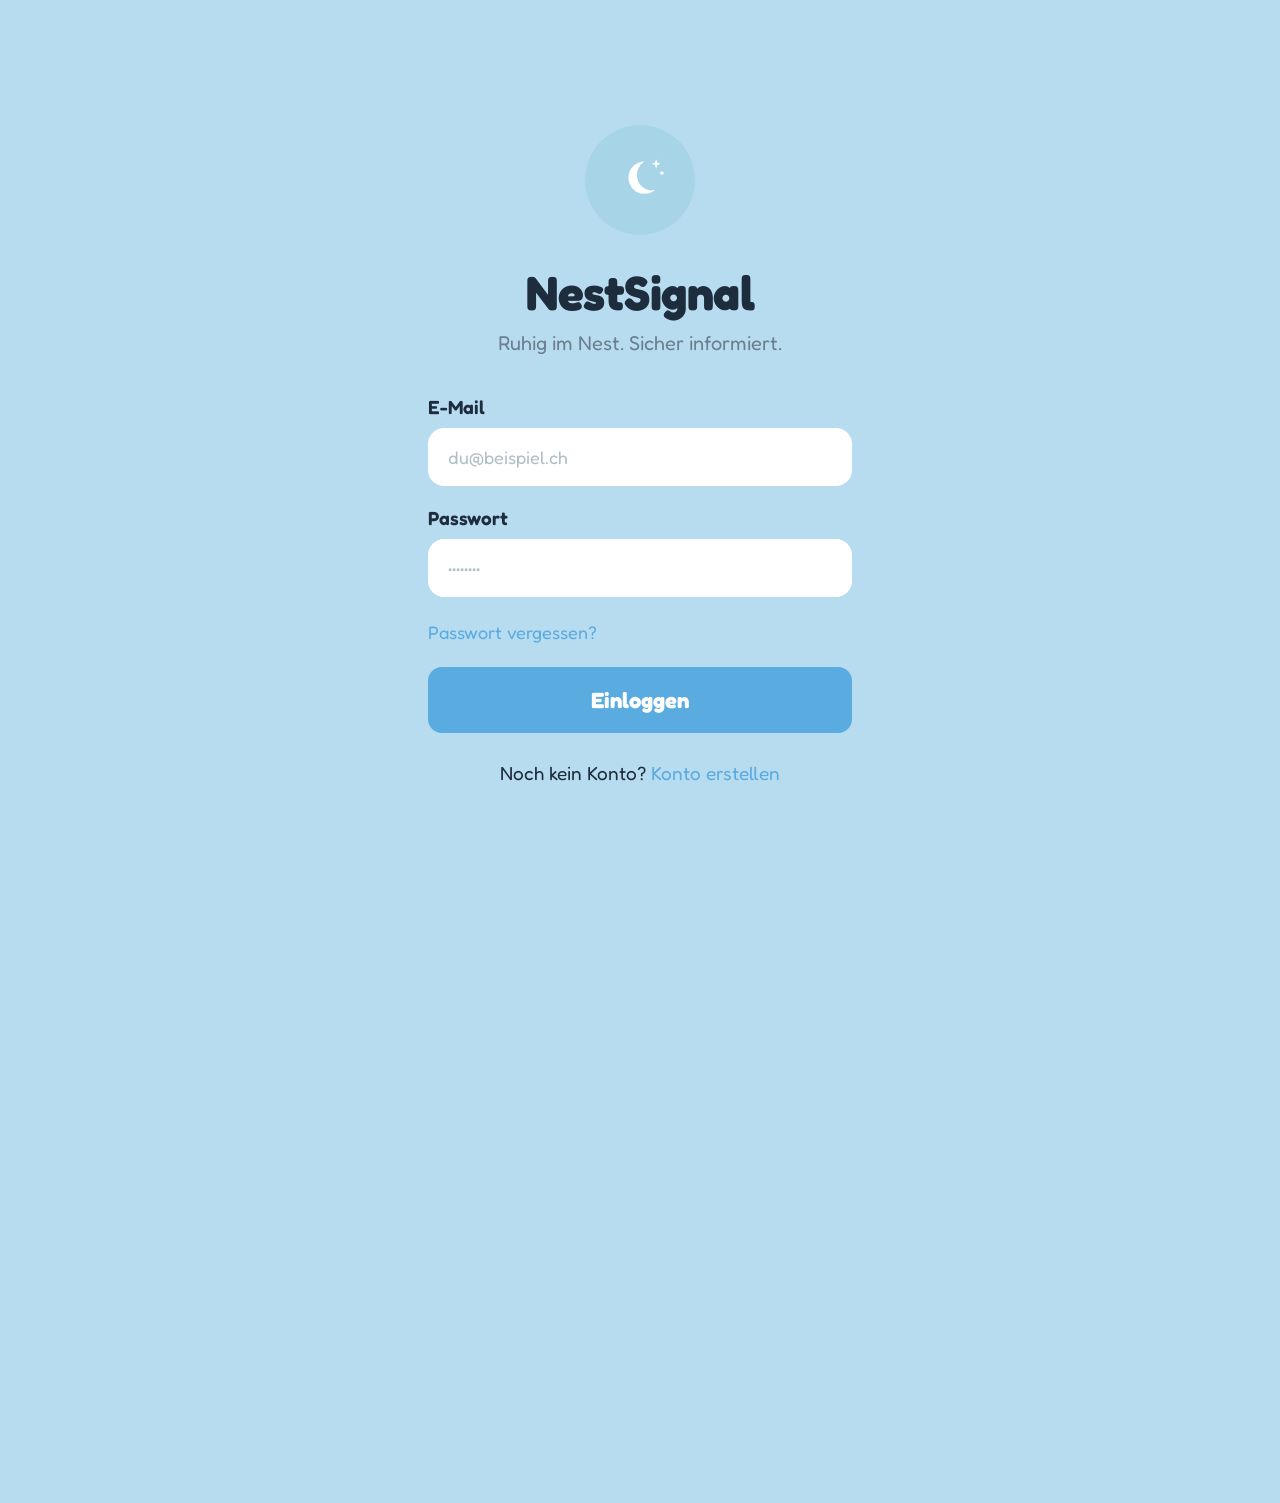
<file: alarm.html>
<!DOCTYPE html>
<html lang="de">
  <head>
    <meta charset="UTF-8" />
    <meta name="viewport" content="width=device-width, initial-scale=1.0" />
    <title>NestSignal – Alarm</title>
    <link rel="stylesheet" href="css/style.css" />
  </head>
  <body>

    <div class="alarm-wrapper">

      <img src="resources/assets/storch%20awake_1.gif" alt="Baby Storch im Nest" class="alarm-bird-img">

      <h1 class="alarm-title">Dein Kind ist wach.</h1>
      <p class="alarm-subtitle">Wiederholte Aktivität im Gitterbett erkannt.</p>

      <p class="alarm-time" id="alarmTime">--:--</p>
      <p class="alarm-meta">3 Signale in Folge bestätigt · Messintervall 20 Sek.</p>

      <button class="alarm-btn-primary" onclick="window.location.href='protected.html'">
        <svg width="22" height="22" viewBox="0 0 24 24" fill="none">
          <polyline points="20 6 9 17 4 12" stroke="white" stroke-width="2.5" stroke-linecap="round" stroke-linejoin="round"/>
        </svg>
        Ich gehe nachsehen
      </button>

      <button class="alarm-btn-secondary" id="snoozeBtn">
        <svg width="20" height="20" viewBox="0 0 24 24" fill="none">
          <circle cx="12" cy="12" r="10" stroke="currentColor" stroke-width="2"/>
          <polyline points="12 6 12 12 16 14" stroke="currentColor" stroke-width="2" stroke-linecap="round" stroke-linejoin="round"/>
        </svg>
        Später erinnern
      </button>

      <p class="alarm-note">Einzelne Geräusche oder kurze Bewegungen lösen<br>keinen Alarm aus.</p>

    </div>

    <script>
      // Aktuelle Uhrzeit anzeigen
      document.getElementById('alarmTime').textContent =
        new Date().toLocaleTimeString('de-DE', { hour: '2-digit', minute: '2-digit' });

      // Snooze: 10 Minuten keine Benachrichtigung
      document.getElementById('snoozeBtn').addEventListener('click', () => {
        localStorage.setItem('snoozeUntil', Date.now() + 10 * 60 * 1000);
        window.location.href = 'protected.html';
      });
    </script>
    <script src="js/protected.js"></script>
  </body>
</html>
</file>
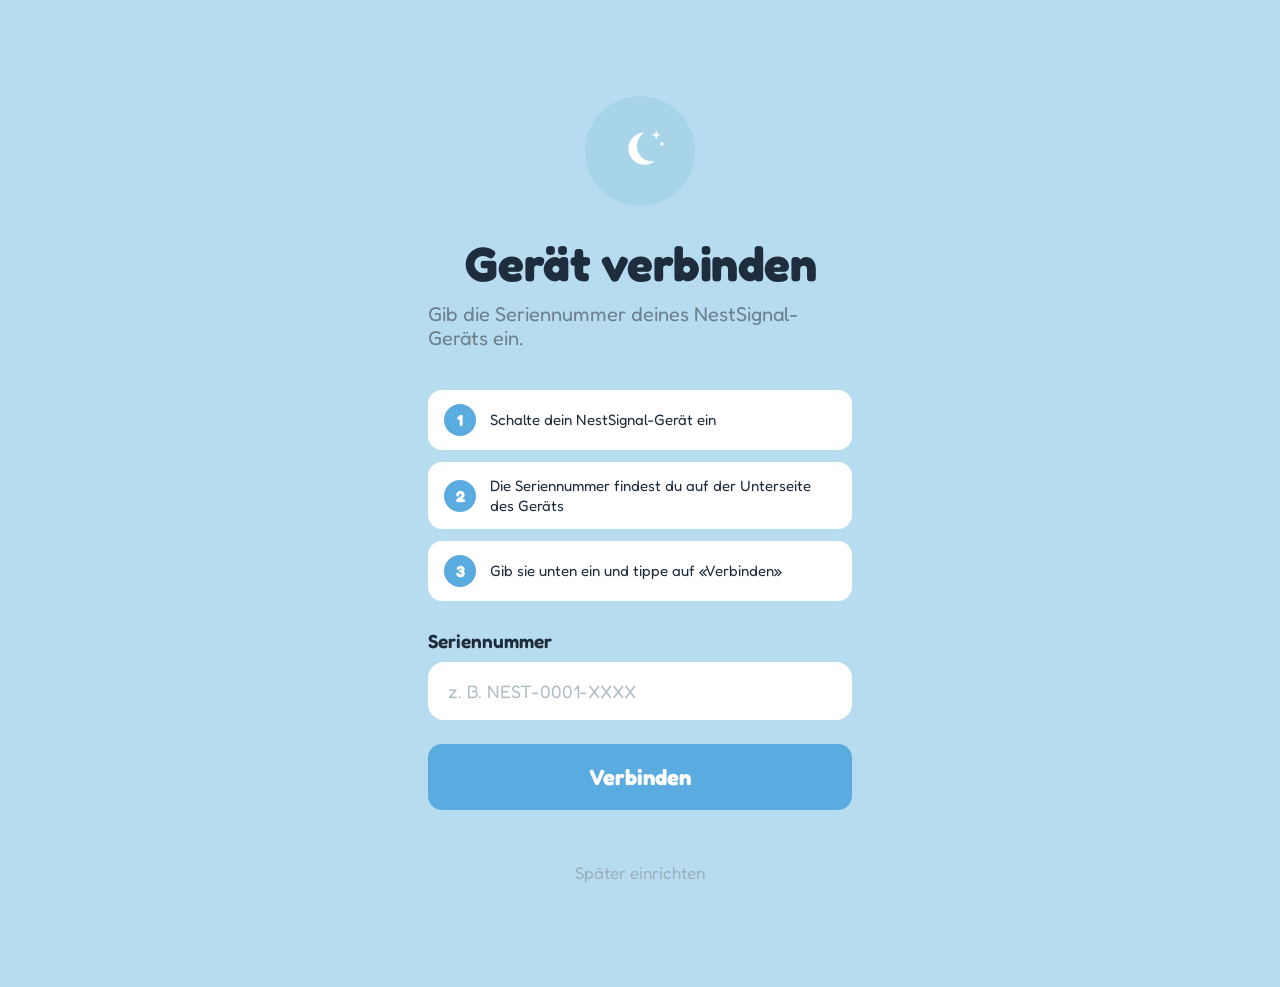
<file: connect-device.html>
<!DOCTYPE html>
<html lang="de">
  <head>
    <meta charset="UTF-8" />
    <meta name="viewport" content="width=device-width, initial-scale=1.0" />
    <title>NestSignal – Gerät verbinden</title>
    <link rel="stylesheet" href="css/style.css" />
  </head>
  <body>
    <div class="card">

      <!-- Logo -->
      <div class="logo-circle">
        <svg viewBox="0 0 52 52" fill="none" xmlns="http://www.w3.org/2000/svg">
          <path d="M30 10C22.268 10 16 16.268 16 24C16 31.732 22.268 38 30 38C33.5 38 36.7 36.68 39.14 34.5C37.1 35.14 34.9 35.2 32.7 34.5C26.4 32.5 22.5 26.4 23.5 19.9C24.2 15.3 27.1 11.6 30 10Z" fill="white"/>
          <path d="M40 8 L41 11 L44 12 L41 13 L40 16 L39 13 L36 12 L39 11 Z" fill="white"/>
          <circle cx="45" cy="20" r="1.5" fill="white"/>
        </svg>
      </div>

      <h1 class="app-name">Gerät verbinden</h1>
      <p class="tagline">Gib die Seriennummer deines NestSignal-Geräts ein.</p>

      <div class="connect-steps">
        <div class="connect-step">
          <div class="step-number">1</div>
          <p class="step-text">Schalte dein NestSignal-Gerät ein</p>
        </div>
        <div class="connect-step">
          <div class="step-number">2</div>
          <p class="step-text">Die Seriennummer findest du auf der Unterseite des Geräts</p>
        </div>
        <div class="connect-step">
          <div class="step-number">3</div>
          <p class="step-text">Gib sie unten ein und tippe auf «Verbinden»</p>
        </div>
      </div>

      <form id="connectForm">
        <div class="field-group">
          <label for="serialNr">Seriennummer</label>
          <input
            type="text"
            id="serialNr"
            placeholder="z. B. NEST-0001-XXXX"
            autocomplete="off"
            autocapitalize="characters"
            required
          />
        </div>

        <div class="error-msg" id="errorMsg" role="alert"></div>

        <button type="submit" class="btn-register">Verbinden</button>
      </form>

      <button class="btn-skip" id="skipBtn">Später einrichten</button>

    </div>

    <script src="js/connect-device.js"></script>
  </body>
</html>
</file>
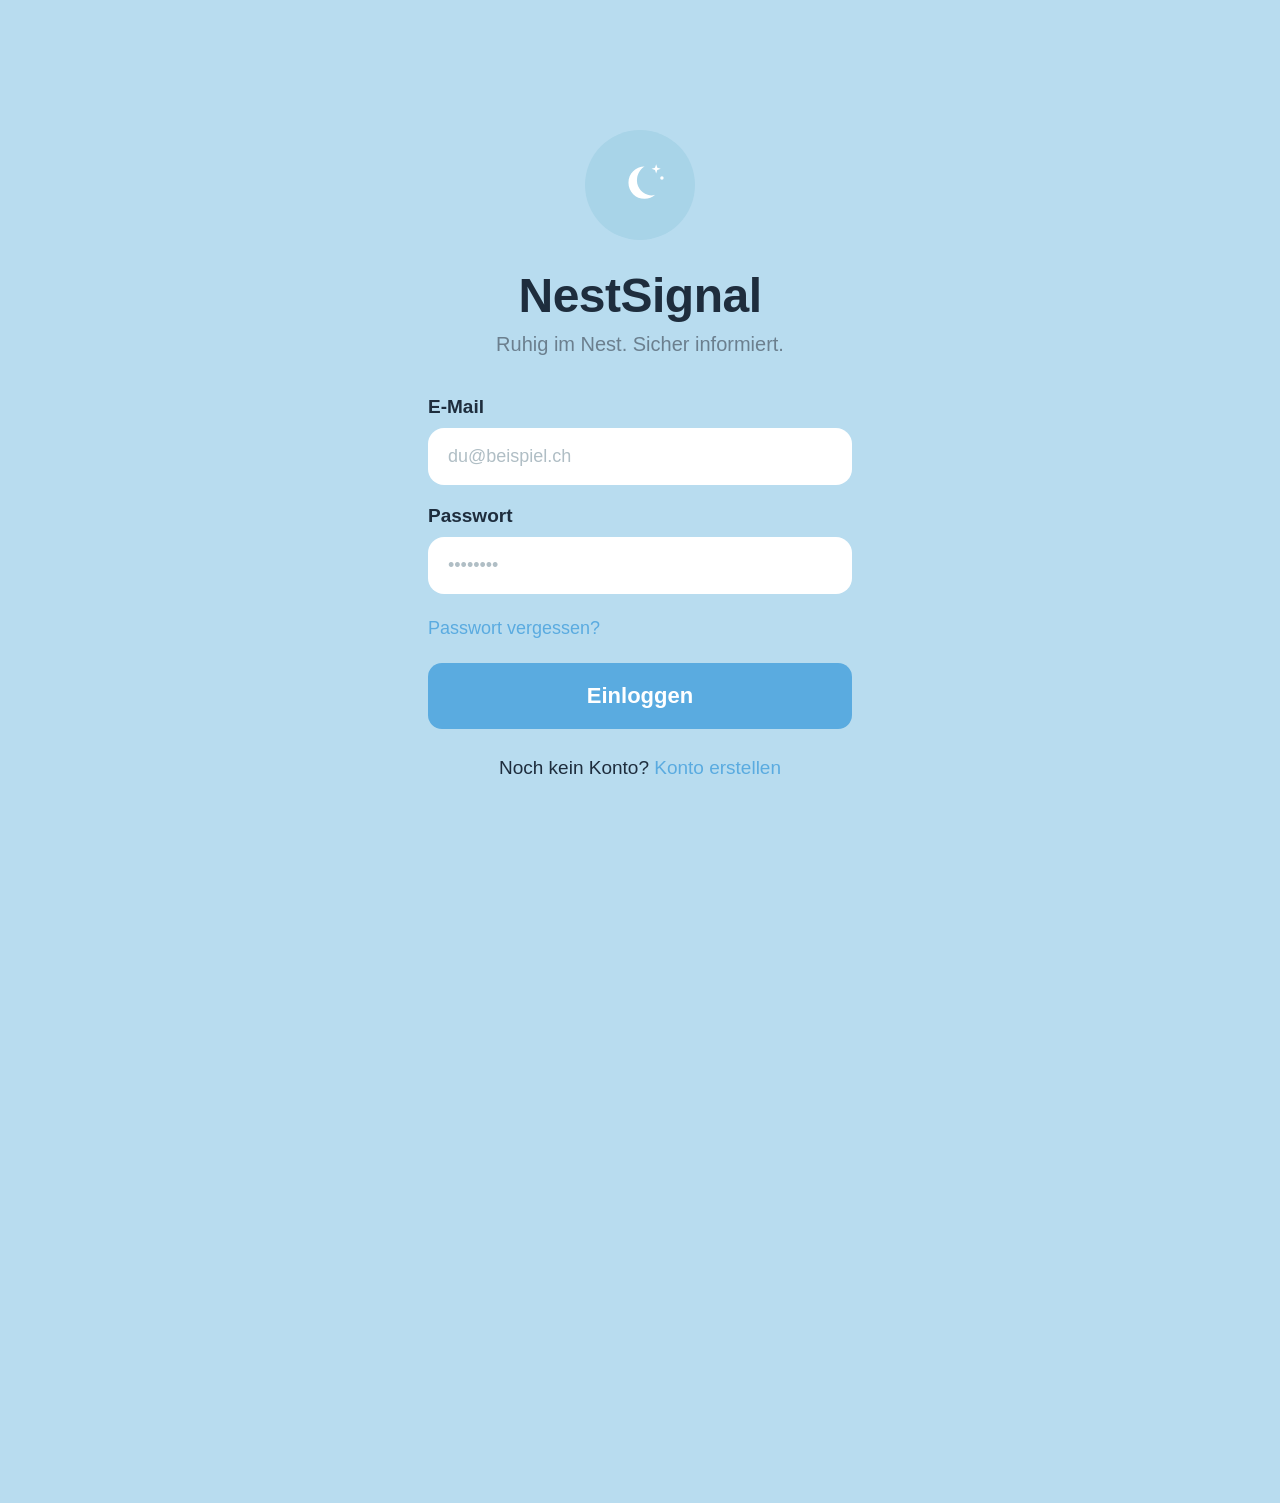
<file: einstellungen.html>
<!DOCTYPE html>
<html lang="de">
  <head>
    <meta charset="UTF-8" />
    <meta name="viewport" content="width=device-width, initial-scale=1.0" />
    <title>NestSignal – Einstellungen</title>
    <link rel="stylesheet" href="css/style.css" />
  </head>
  <body class="dashboard-page einstellungen-page">

    <div class="dashboard">

      <!-- Header -->
      <div class="page-header">
        <h1 class="page-title">Einstellungen</h1>
        <p class="page-sub">Passe Sensoren und Ruhezeiten an.</p>
      </div>

      <!-- Ruhefenster -->
      <div class="settings-card card-ruhefenster">
        <h3 class="settings-title">Ruhefenster</h3>
        <p class="settings-desc">Lege fest, in welchem Zeitraum keine Push-Benachrichtigungen versendet werden.</p>

        <div class="toggle-row">
          <span>Ruhefenster aktivieren</span>
          <label class="toggle">
            <input type="checkbox" checked>
            <span class="toggle-slider"></span>
          </label>
        </div>

        <p class="time-field-label">Von</p>
        <div class="time-input-wrap">
          <svg class="time-clock-icon" width="18" height="18" viewBox="0 0 24 24" fill="none">
            <circle cx="12" cy="12" r="10" stroke="currentColor" stroke-width="2"/>
            <polyline points="12 6 12 12 16 14" stroke="currentColor" stroke-width="2" stroke-linecap="round" stroke-linejoin="round"/>
          </svg>
          <input type="time" class="time-input">
        </div>

        <p class="time-field-label">Bis</p>
        <div class="time-input-wrap">
          <svg class="time-clock-icon" width="18" height="18" viewBox="0 0 24 24" fill="none">
            <circle cx="12" cy="12" r="10" stroke="currentColor" stroke-width="2"/>
            <polyline points="12 6 12 12 16 14" stroke="currentColor" stroke-width="2" stroke-linecap="round" stroke-linejoin="round"/>
          </svg>
          <input type="time" class="time-input">
        </div>

        <p class="settings-note">Wachereignisse werden in dieser Zeit gespeichert, aber nicht als Push-Benachrichtigung verschickt.</p>
      </div>

      <!-- Sensorlogik -->
      <div class="settings-card card-sensorlogik">
        <h3 class="settings-title">Sensorlogik</h3>
        <div class="settings-rows">
          <div class="settings-row">
            <span class="settings-row-label">Messintervall</span>
            <span class="settings-row-value">20 Sekunden</span>
          </div>
          <div class="settings-row">
            <span class="settings-row-label">Bestätigung</span>
            <span class="settings-row-value">Nach 3 Signalen</span>
          </div>
        </div>
        <button class="testalarm-btn">
          <svg width="18" height="18" viewBox="0 0 24 24" fill="none">
            <path d="M18 8A6 6 0 0 0 6 8c0 7-3 9-3 9h18s-3-2-3-9" stroke="currentColor" stroke-width="2" stroke-linecap="round" stroke-linejoin="round"/>
            <path d="M13.73 21a2 2 0 0 1-3.46 0" stroke="currentColor" stroke-width="2" stroke-linecap="round" stroke-linejoin="round"/>
          </svg>
          Testalarm senden
        </button>
      </div>

      <!-- Gerät -->
      <div class="settings-card card-geraet">
        <h3 class="settings-title">Gerät</h3>
        <button class="settings-item">
          <svg width="20" height="20" viewBox="0 0 24 24" fill="none">
            <circle cx="12" cy="12" r="5" stroke="currentColor" stroke-width="2"/>
            <line x1="12" y1="1" x2="12" y2="3" stroke="currentColor" stroke-width="2" stroke-linecap="round"/>
            <line x1="12" y1="21" x2="12" y2="23" stroke="currentColor" stroke-width="2" stroke-linecap="round"/>
            <line x1="4.22" y1="4.22" x2="5.64" y2="5.64" stroke="currentColor" stroke-width="2" stroke-linecap="round"/>
            <line x1="18.36" y1="18.36" x2="19.78" y2="19.78" stroke="currentColor" stroke-width="2" stroke-linecap="round"/>
            <line x1="1" y1="12" x2="3" y2="12" stroke="currentColor" stroke-width="2" stroke-linecap="round"/>
            <line x1="21" y1="12" x2="23" y2="12" stroke="currentColor" stroke-width="2" stroke-linecap="round"/>
            <line x1="4.22" y1="19.78" x2="5.64" y2="18.36" stroke="currentColor" stroke-width="2" stroke-linecap="round"/>
            <line x1="18.36" y1="5.64" x2="19.78" y2="4.22" stroke="currentColor" stroke-width="2" stroke-linecap="round"/>
          </svg>
          Batteriestatus
        </button>
        <button class="settings-item">
          <svg width="20" height="20" viewBox="0 0 24 24" fill="none">
            <path d="M5 12.55a11 11 0 0 1 14.08 0" stroke="currentColor" stroke-width="2" stroke-linecap="round"/>
            <path d="M1.42 9a16 16 0 0 1 21.16 0" stroke="currentColor" stroke-width="2" stroke-linecap="round"/>
            <path d="M8.53 16.11a6 6 0 0 1 6.95 0" stroke="currentColor" stroke-width="2" stroke-linecap="round"/>
            <circle cx="12" cy="20" r="1" fill="currentColor"/>
          </svg>
          Verbindung testen
        </button>
      </div>

      <!-- Konto -->
      <div class="settings-card card-konto">
        <h3 class="settings-title">Konto</h3>
        <button class="settings-item">
          <svg width="20" height="20" viewBox="0 0 24 24" fill="none">
            <path d="M11 4H4a2 2 0 0 0-2 2v14a2 2 0 0 0 2 2h14a2 2 0 0 0 2-2v-7" stroke="currentColor" stroke-width="2" stroke-linecap="round" stroke-linejoin="round"/>
            <path d="M18.5 2.5a2.121 2.121 0 0 1 3 3L12 15l-4 1 1-4 9.5-9.5z" stroke="currentColor" stroke-width="2" stroke-linecap="round" stroke-linejoin="round"/>
          </svg>
          Profil bearbeiten
        </button>
        <button class="settings-item">
          <svg width="20" height="20" viewBox="0 0 24 24" fill="none">
            <rect x="3" y="11" width="18" height="11" rx="2" stroke="currentColor" stroke-width="2"/>
            <path d="M7 11V7a5 5 0 0 1 10 0v4" stroke="currentColor" stroke-width="2" stroke-linecap="round"/>
          </svg>
          Passwort ändern
        </button>
        <button class="settings-item danger" id="logoutBtn">
          <svg width="20" height="20" viewBox="0 0 24 24" fill="none">
            <path d="M9 21H5a2 2 0 0 1-2-2V5a2 2 0 0 1 2-2h4" stroke="currentColor" stroke-width="2" stroke-linecap="round" stroke-linejoin="round"/>
            <polyline points="16 17 21 12 16 7" stroke="currentColor" stroke-width="2" stroke-linecap="round" stroke-linejoin="round"/>
            <line x1="21" y1="12" x2="9" y2="12" stroke="currentColor" stroke-width="2" stroke-linecap="round" stroke-linejoin="round"/>
          </svg>
          Abmelden
        </button>
      </div>

    </div>

    <!-- Bottom Navigation -->
    <nav class="bottom-nav">
      <div class="nav-item" onclick="window.location.href='protected.html'">
        <svg width="24" height="24" viewBox="0 0 24 24" fill="none">
          <path d="M3 9l9-7 9 7v11a2 2 0 0 1-2 2H5a2 2 0 0 1-2-2z" stroke="currentColor" stroke-width="2" stroke-linecap="round" stroke-linejoin="round"/>
          <polyline points="9 22 9 12 15 12 15 22" stroke="currentColor" stroke-width="2" stroke-linecap="round" stroke-linejoin="round"/>
        </svg>
        <span>Status</span>
      </div>
      <div class="nav-item" onclick="window.location.href='wachzeiten.html'">
        <svg width="24" height="24" viewBox="0 0 24 24" fill="none">
          <circle cx="12" cy="12" r="10" stroke="currentColor" stroke-width="2"/>
          <polyline points="12 6 12 12 16 14" stroke="currentColor" stroke-width="2" stroke-linecap="round" stroke-linejoin="round"/>
        </svg>
        <span>Wachzeiten</span>
      </div>
      <div class="nav-item" onclick="window.location.href='sensoren.html'">
        <svg width="24" height="24" viewBox="0 0 24 24" fill="none">
          <path d="M5 12.55a11 11 0 0 1 14.08 0" stroke="currentColor" stroke-width="2" stroke-linecap="round"/>
          <path d="M1.42 9a16 16 0 0 1 21.16 0" stroke="currentColor" stroke-width="2" stroke-linecap="round"/>
          <path d="M8.53 16.11a6 6 0 0 1 6.95 0" stroke="currentColor" stroke-width="2" stroke-linecap="round"/>
          <circle cx="12" cy="20" r="1" fill="currentColor"/>
        </svg>
        <span>Sensoren</span>
      </div>
      <div class="nav-item active">
        <svg width="24" height="24" viewBox="0 0 24 24" fill="none">
          <circle cx="12" cy="12" r="3" stroke="currentColor" stroke-width="2"/>
          <path d="M19.4 15a1.65 1.65 0 0 0 .33 1.82l.06.06a2 2 0 0 1-2.83 2.83l-.06-.06a1.65 1.65 0 0 0-1.82-.33 1.65 1.65 0 0 0-1 1.51V21a2 2 0 0 1-4 0v-.09A1.65 1.65 0 0 0 9 19.4a1.65 1.65 0 0 0-1.82.33l-.06.06a2 2 0 0 1-2.83-2.83l.06-.06A1.65 1.65 0 0 0 4.68 15a1.65 1.65 0 0 0-1.51-1H3a2 2 0 0 1 0-4h.09A1.65 1.65 0 0 0 4.6 9a1.65 1.65 0 0 0-.33-1.82l-.06-.06a2 2 0 0 1 2.83-2.83l.06.06A1.65 1.65 0 0 0 9 4.68a1.65 1.65 0 0 0 1-1.51V3a2 2 0 0 1 4 0v.09a1.65 1.65 0 0 0 1 1.51 1.65 1.65 0 0 0 1.82-.33l.06-.06a2 2 0 0 1 2.83 2.83l-.06.06A1.65 1.65 0 0 0 19.4 9a1.65 1.65 0 0 0 1.51 1H21a2 2 0 0 1 0 4h-.09a1.65 1.65 0 0 0-1.51 1z" stroke="currentColor" stroke-width="2"/>
        </svg>
        <span>Einstellungen</span>
      </div>
    </nav>

    <script src="js/protected.js"></script>
  </body>
</html>
</file>
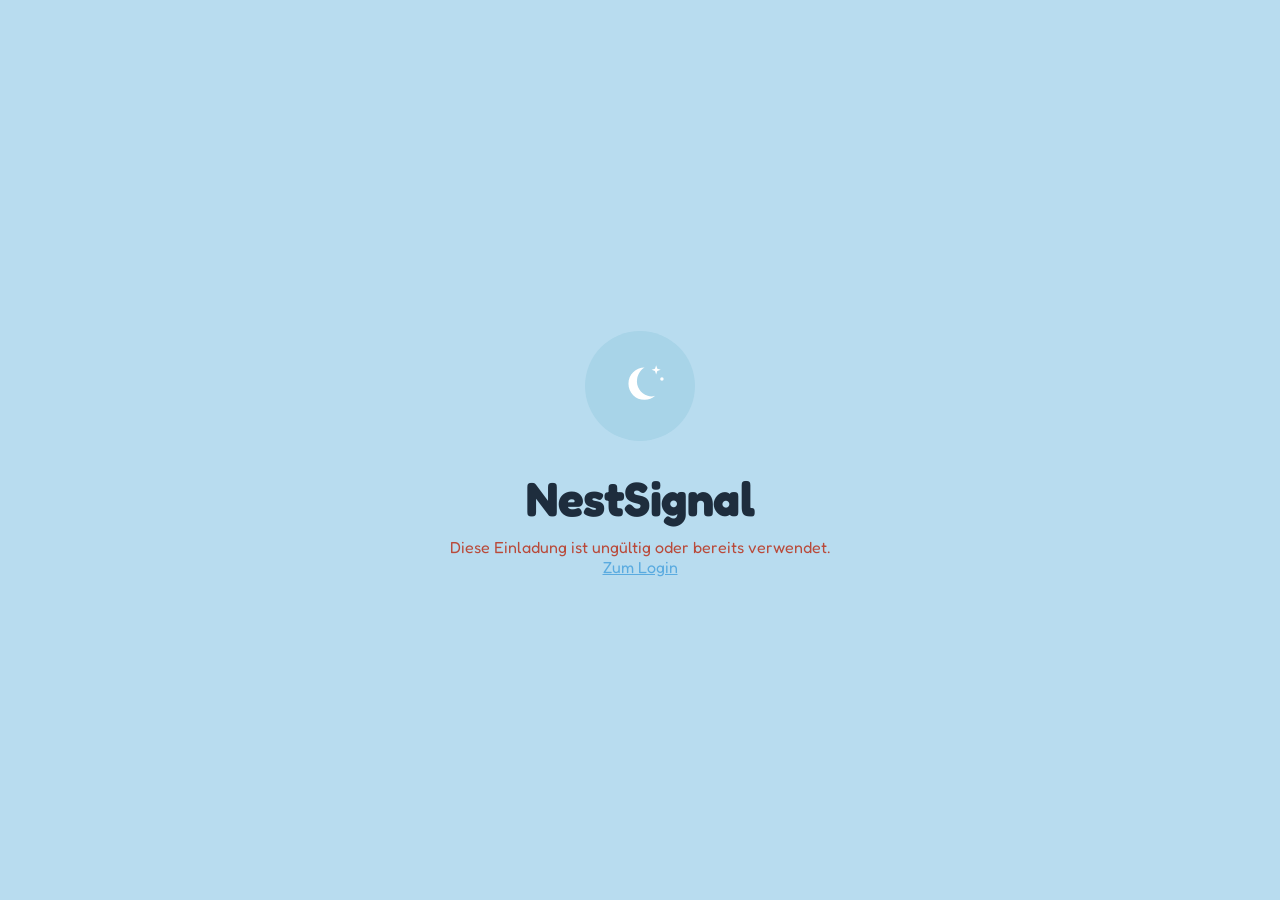
<file: invite.html>
<!DOCTYPE html>
<html lang="de">
  <head>
    <meta charset="UTF-8" />
    <meta name="viewport" content="width=device-width, initial-scale=1.0" />
    <title>NestSignal – Einladung annehmen</title>
    <link rel="stylesheet" href="css/style.css" />
  </head>
  <body>
    <div class="card">

      <div class="logo-circle">
        <svg viewBox="0 0 52 52" fill="none" xmlns="http://www.w3.org/2000/svg">
          <path d="M30 10C22.268 10 16 16.268 16 24C16 31.732 22.268 38 30 38C33.5 38 36.7 36.68 39.14 34.5C37.1 35.14 34.9 35.2 32.7 34.5C26.4 32.5 22.5 26.4 23.5 19.9C24.2 15.3 27.1 11.6 30 10Z" fill="white"/>
          <path d="M40 8 L41 11 L44 12 L41 13 L40 16 L39 13 L36 12 L39 11 Z" fill="white"/>
          <circle cx="45" cy="20" r="1.5" fill="white"/>
        </svg>
      </div>

      <h1 class="app-name">NestSignal</h1>
      <p class="tagline" id="inviteTagline">Einladung wird geladen…</p>

      <form id="inviteForm" style="display:none;">
        <div class="field-group">
          <label for="firstName">Vorname</label>
          <input type="text" id="firstName" placeholder="Dein Vorname" required />
        </div>

        <div class="field-group">
          <label for="email">E-Mail</label>
          <input type="email" id="email" placeholder="du@beispiel.ch" required readonly />
        </div>

        <div class="field-group">
          <label for="password">Passwort</label>
          <input type="password" id="password" placeholder="••••••••" required />
        </div>

        <div class="field-group">
          <label for="confirmPassword">Passwort bestätigen</label>
          <input type="password" id="confirmPassword" placeholder="••••••••" required />
        </div>

        <div class="error-msg" id="errorMsg" role="alert"></div>

        <button type="submit" class="btn-register">Konto erstellen & beitreten</button>
      </form>

      <div id="invalidMsg" style="display:none; text-align:center;">
        <p style="color:#b94a3a; font-size:16px;">Diese Einladung ist ungültig oder bereits verwendet.</p>
        <a href="login.html" style="color:#5aabe0;">Zum Login</a>
      </div>

    </div>

    <script src="js/invite.js"></script>
  </body>
</html>
</file>
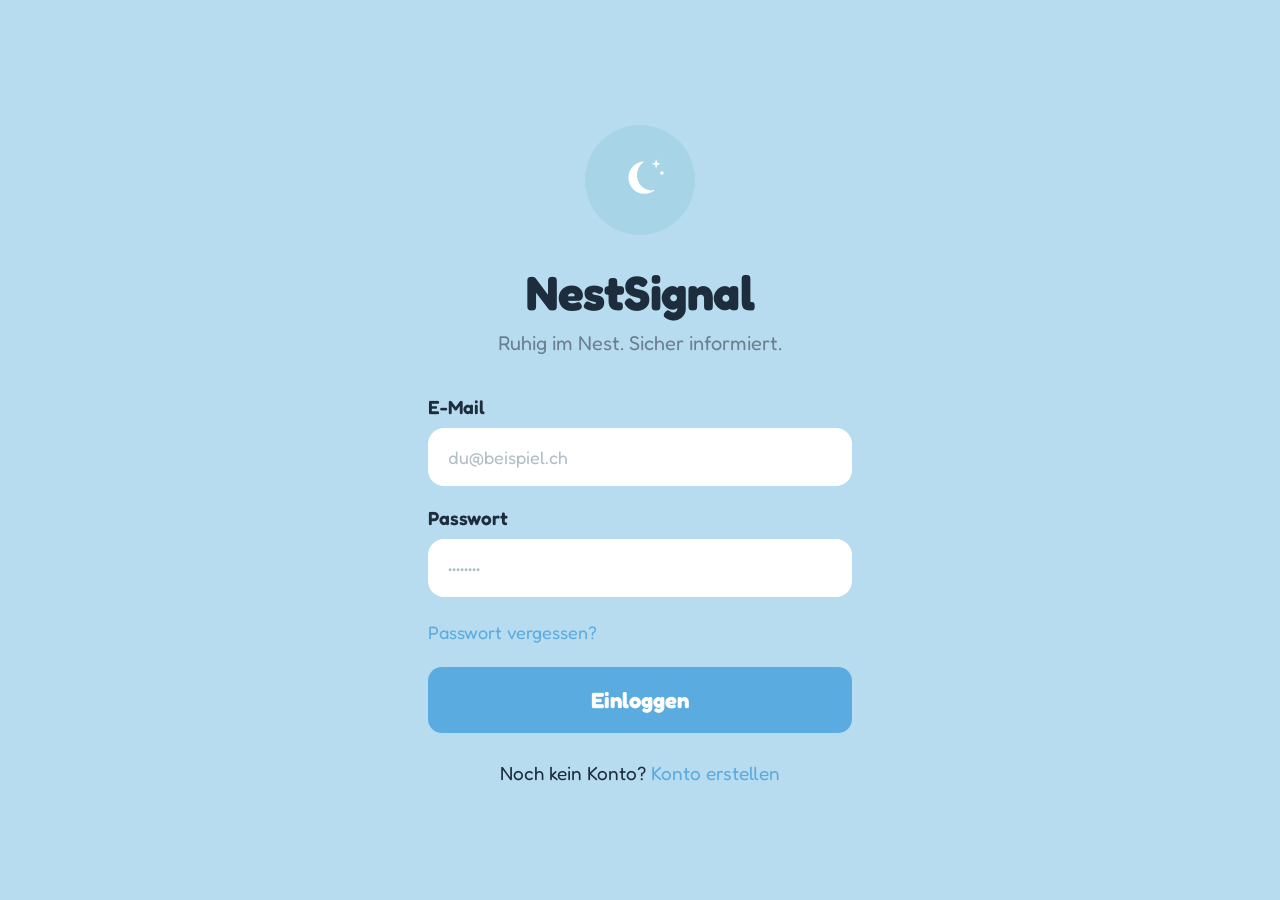
<file: login.html>
<!DOCTYPE html>
<html lang="de">
  <head>
    <meta charset="UTF-8" />
    <meta name="viewport" content="width=device-width, initial-scale=1.0" />
    <title>NestSignal – Login</title>
    <link rel="stylesheet" href="css/style.css" />
  </head>
  <body>
    <div class="card">
      <!-- Logo -->
      <div class="logo-circle">
        <svg viewBox="0 0 52 52" fill="none" xmlns="http://www.w3.org/2000/svg">
          <!-- Crescent moon -->
          <path d="M30 10C22.268 10 16 16.268 16 24C16 31.732 22.268 38 30 38C33.5 38 36.7 36.68 39.14 34.5C37.1 35.14 34.9 35.2 32.7 34.5C26.4 32.5 22.5 26.4 23.5 19.9C24.2 15.3 27.1 11.6 30 10Z" fill="white"/>
          <!-- Sparkle top-right -->
          <path d="M40 8 L41 11 L44 12 L41 13 L40 16 L39 13 L36 12 L39 11 Z" fill="white"/>
          <!-- Small sparkle dot -->
          <circle cx="45" cy="20" r="1.5" fill="white"/>
        </svg>
      </div>

      <h1 class="app-name">NestSignal</h1>
      <p class="tagline">Ruhig im Nest. Sicher informiert.</p>

      <form id="loginForm">
        <div class="field-group">
          <label for="email">E-Mail</label>
          <input type="email" id="email" placeholder="du@beispiel.ch" required />
        </div>

        <div class="field-group">
          <label for="password">Passwort</label>
          <input type="password" id="password" placeholder="••••••••" required />
        </div>

        <a href="#" class="forgot-link">Passwort vergessen?</a>

        <button type="submit" class="btn-login">Einloggen</button>
      </form>

      <p class="bottom-link">Noch kein Konto? <a href="register.html">Konto erstellen</a></p>
    </div>

    <script src="js/login.js"></script>
  </body>
</html>
</file>
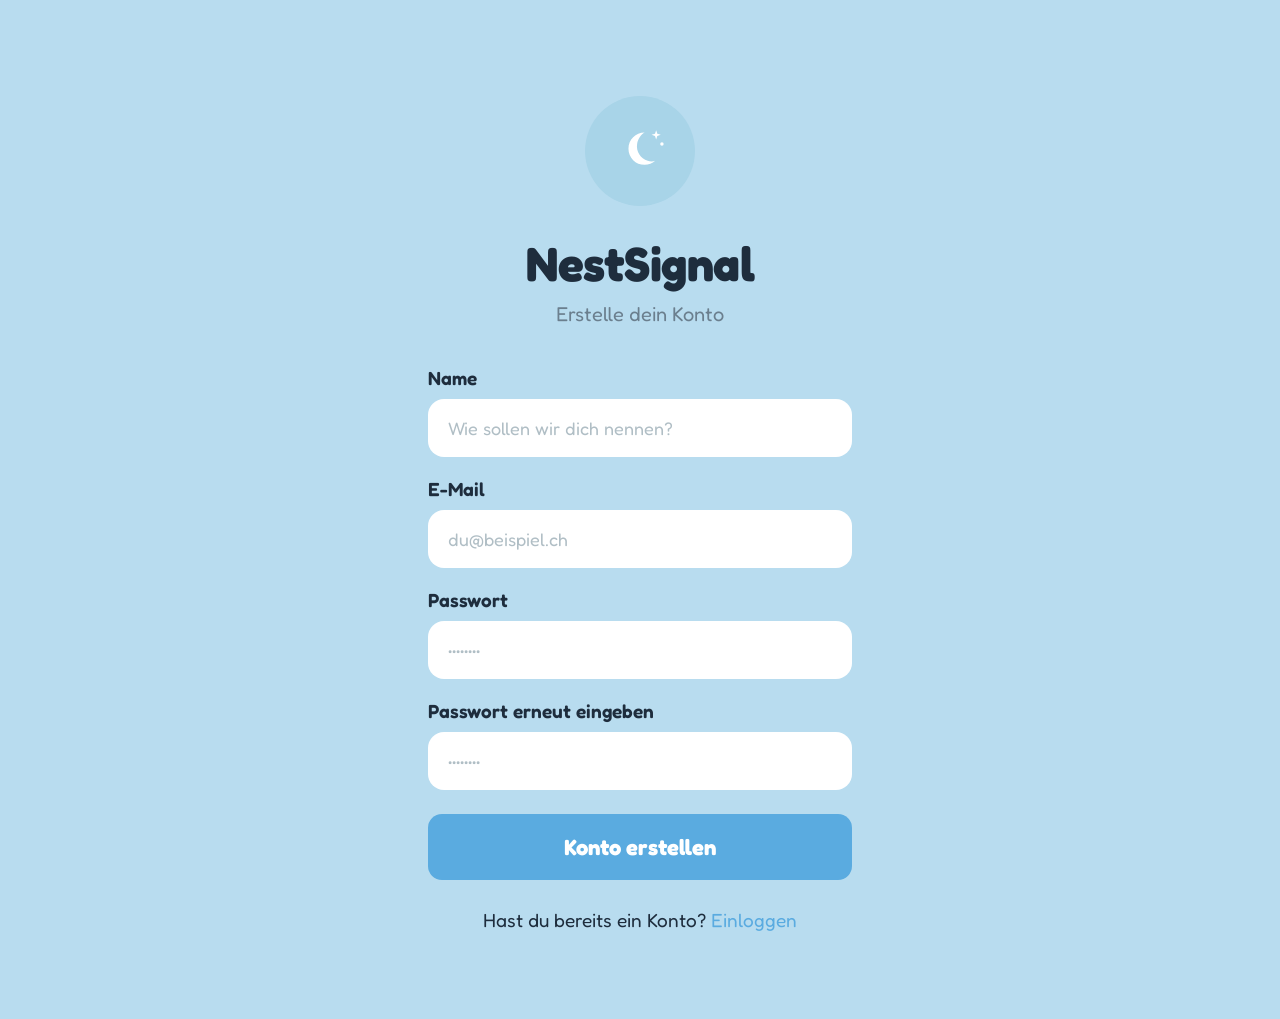
<file: register.html>
<!DOCTYPE html>
<html lang="de">
  <head>
    <meta charset="UTF-8" />
    <meta name="viewport" content="width=device-width, initial-scale=1.0" />
    <title>NestSignal – Registrieren</title>
    <link rel="stylesheet" href="css/style.css" />
  </head>
  <body>
    <div class="card">
      <!-- Logo -->
      <div class="logo-circle">
        <svg viewBox="0 0 52 52" fill="none" xmlns="http://www.w3.org/2000/svg">
          <path d="M30 10C22.268 10 16 16.268 16 24C16 31.732 22.268 38 30 38C33.5 38 36.7 36.68 39.14 34.5C37.1 35.14 34.9 35.2 32.7 34.5C26.4 32.5 22.5 26.4 23.5 19.9C24.2 15.3 27.1 11.6 30 10Z" fill="white"/>
          <path d="M40 8 L41 11 L44 12 L41 13 L40 16 L39 13 L36 12 L39 11 Z" fill="white"/>
          <circle cx="45" cy="20" r="1.5" fill="white"/>
        </svg>
      </div>

      <h1 class="app-name">NestSignal</h1>
      <p class="tagline">Erstelle dein Konto</p>

      <form id="registerForm">
        <div class="field-group">
          <label for="name">Name</label>
          <input
            type="text"
            id="name"
            placeholder="Wie sollen wir dich nennen?"
            required
          />
        </div>

        <div class="field-group">
          <label for="email">E-Mail</label>
          <input type="email" id="email" placeholder="du@beispiel.ch" required />
        </div>

        <div class="field-group">
          <label for="password">Passwort</label>
          <input type="password" id="password" placeholder="••••••••" required />
        </div>

        <div class="field-group">
          <label for="confirmPassword">Passwort erneut eingeben</label>
          <input type="password" id="confirmPassword" placeholder="••••••••" required />
        </div>

        <button type="submit" class="btn-register">Konto erstellen</button>
      </form>

      <p class="bottom-link">Hast du bereits ein Konto? <a href="login.html">Einloggen</a></p>
    </div>

    <script src="js/register.js"></script>
  </body>
</html>
</file>
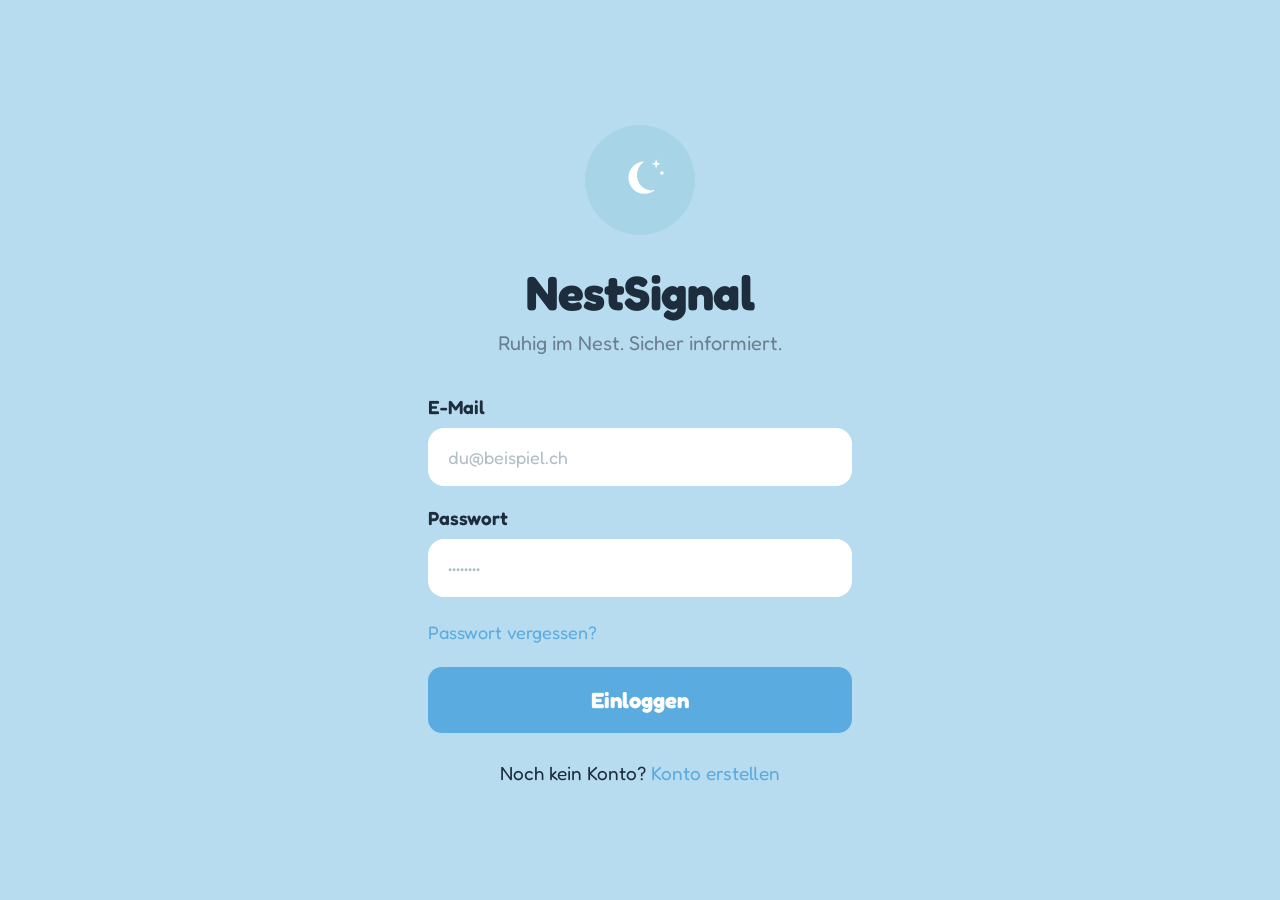
<file: sensoren.html>
<!DOCTYPE html>
<html lang="de">
  <head>
    <meta charset="UTF-8" />
    <meta name="viewport" content="width=device-width, initial-scale=1.0" />
    <title>NestSignal – Sensoren</title>
    <link rel="stylesheet" href="css/style.css" />
  </head>
  <body class="dashboard-page sensoren-page">

    <div class="dashboard">

      <!-- Header -->
      <div class="page-header">
        <h1 class="page-title">Sensoren</h1>
        <p class="page-sub">Bewegung und Geräusche im Blick</p>
      </div>

      <div class="sensor-pair">

        <!-- Bewegungssensor -->
        <div class="sensor-detail-card">
          <div class="sensor-header">
            <div class="sensor-icon-circle bewegung">
              <svg width="24" height="24" viewBox="0 0 24 24" fill="none">
                <polyline points="22 12 18 12 15 21 9 3 6 12 2 12" stroke="white" stroke-width="2" stroke-linecap="round" stroke-linejoin="round"/>
              </svg>
            </div>
            <div class="sensor-info-block">
              <p class="sensor-detail-name">Bewegungssensor</p>
              <p class="sensor-detail-desc">Erkennt Bewegungen am Gitterbett.</p>
              <span class="sensor-badge">Verbunden</span>
            </div>
          </div>
          <div class="sensor-divider"></div>
          <div class="sensor-row">
            <span>Batterie</span>
            <span class="sensor-row-value">
              <svg width="20" height="12" viewBox="0 0 22 13" fill="none">
                <rect x="0.75" y="0.75" width="17.5" height="11.5" rx="2" stroke="#7dcfa0" stroke-width="1.5"/>
                <rect x="2.5" y="2.5" width="12" height="8" rx="1" fill="#7dcfa0"/>
                <path d="M19.5 4.5v4" stroke="#7dcfa0" stroke-width="1.5" stroke-linecap="round"/>
              </svg>
              87 %
            </span>
          </div>
        </div>

        <!-- Lärmsensor -->
        <div class="sensor-detail-card">
          <div class="sensor-header">
            <div class="sensor-icon-circle laerm">
              <svg width="24" height="24" viewBox="0 0 24 24" fill="none">
                <path d="M11 5L6 9H2v6h4l5 4V5z" stroke="white" stroke-width="2" stroke-linecap="round" stroke-linejoin="round"/>
                <path d="M15.54 8.46a5 5 0 0 1 0 7.07" stroke="white" stroke-width="2" stroke-linecap="round"/>
              </svg>
            </div>
            <div class="sensor-info-block">
              <p class="sensor-detail-name">Lärmsensor</p>
              <p class="sensor-detail-desc">Erkennt Geräusche über der definierten Lärmschwelle.</p>
              <span class="sensor-badge">Verbunden</span>
            </div>
          </div>
          <div class="sensor-divider"></div>
          <div class="sensor-row">
            <span>Batterie</span>
            <span class="sensor-row-value">
              <svg width="20" height="12" viewBox="0 0 22 13" fill="none">
                <rect x="0.75" y="0.75" width="17.5" height="11.5" rx="2" stroke="#7dcfa0" stroke-width="1.5"/>
                <rect x="2.5" y="2.5" width="13" height="8" rx="1" fill="#7dcfa0"/>
                <path d="M19.5 4.5v4" stroke="#7dcfa0" stroke-width="1.5" stroke-linecap="round"/>
              </svg>
              91 %
            </span>
          </div>
        </div>

      </div><!-- end sensor-pair -->

      <!-- Sensorlogik -->
      <div class="ereignis-card">
        <h3 class="ereignis-title">Sensorlogik</h3>
        <p class="ereignis-desc">Ein Wachereignis wird erst bestätigt, wenn in drei aufeinanderfolgenden Messungen relevante Aktivität erkannt wurde.</p>

        <div class="settings-rows" style="margin-bottom: 16px;">
          <div class="settings-row">
            <span class="settings-row-label">Messintervall</span>
            <span class="settings-row-value">20 Sekunden</span>
          </div>
          <div class="settings-row">
            <span class="settings-row-label">Bestätigung</span>
            <span class="settings-row-value">Nach 3 Signalen</span>
          </div>
        </div>

        <div class="ereignis-flow">
          <div class="flow-bubble">20 Sek.</div>
          <span class="flow-arrow">→</span>
          <div class="flow-bubble">20 Sek.</div>
          <span class="flow-arrow">→</span>
          <div class="flow-bubble">20 Sek.</div>
        </div>
        <div class="ereignis-example">
          <span class="example-label">Beispiel:</span> Bewegung · Lärm · Bewegung = Wachereignis bestätigt
        </div>
      </div>

      <!-- Add Sensor -->
      <div class="add-sensor-btn">+ &nbsp; Neuen Sensor hinzufügen</div>

    </div>

    <!-- Bottom Navigation -->
    <nav class="bottom-nav">
      <div class="nav-item" onclick="window.location.href='protected.html'">
        <svg width="24" height="24" viewBox="0 0 24 24" fill="none">
          <path d="M3 9l9-7 9 7v11a2 2 0 0 1-2 2H5a2 2 0 0 1-2-2z" stroke="currentColor" stroke-width="2" stroke-linecap="round" stroke-linejoin="round"/>
          <polyline points="9 22 9 12 15 12 15 22" stroke="currentColor" stroke-width="2" stroke-linecap="round" stroke-linejoin="round"/>
        </svg>
        <span>Status</span>
      </div>
      <div class="nav-item" onclick="window.location.href='wachzeiten.html'">
        <svg width="24" height="24" viewBox="0 0 24 24" fill="none">
          <circle cx="12" cy="12" r="10" stroke="currentColor" stroke-width="2"/>
          <polyline points="12 6 12 12 16 14" stroke="currentColor" stroke-width="2" stroke-linecap="round" stroke-linejoin="round"/>
        </svg>
        <span>Wachzeiten</span>
      </div>
      <div class="nav-item active">
        <svg width="24" height="24" viewBox="0 0 24 24" fill="none">
          <path d="M5 12.55a11 11 0 0 1 14.08 0" stroke="currentColor" stroke-width="2" stroke-linecap="round"/>
          <path d="M1.42 9a16 16 0 0 1 21.16 0" stroke="currentColor" stroke-width="2" stroke-linecap="round"/>
          <path d="M8.53 16.11a6 6 0 0 1 6.95 0" stroke="currentColor" stroke-width="2" stroke-linecap="round"/>
          <circle cx="12" cy="20" r="1" fill="currentColor"/>
        </svg>
        <span>Sensoren</span>
      </div>
      <div class="nav-item" onclick="window.location.href='settings.html'">
        <svg width="24" height="24" viewBox="0 0 24 24" fill="none">
          <circle cx="12" cy="12" r="3" stroke="currentColor" stroke-width="2"/>
          <path d="M19.4 15a1.65 1.65 0 0 0 .33 1.82l.06.06a2 2 0 0 1-2.83 2.83l-.06-.06a1.65 1.65 0 0 0-1.82-.33 1.65 1.65 0 0 0-1 1.51V21a2 2 0 0 1-4 0v-.09A1.65 1.65 0 0 0 9 19.4a1.65 1.65 0 0 0-1.82.33l-.06.06a2 2 0 0 1-2.83-2.83l.06-.06A1.65 1.65 0 0 0 4.68 15a1.65 1.65 0 0 0-1.51-1H3a2 2 0 0 1 0-4h.09A1.65 1.65 0 0 0 4.6 9a1.65 1.65 0 0 0-.33-1.82l-.06-.06a2 2 0 0 1 2.83-2.83l.06.06A1.65 1.65 0 0 0 9 4.68a1.65 1.65 0 0 0 1-1.51V3a2 2 0 0 1 4 0v.09a1.65 1.65 0 0 0 1 1.51 1.65 1.65 0 0 0 1.82-.33l.06-.06a2 2 0 0 1 2.83 2.83l-.06.06A1.65 1.65 0 0 0 19.4 9a1.65 1.65 0 0 0 1.51 1H21a2 2 0 0 1 0 4h-.09a1.65 1.65 0 0 0-1.51 1z" stroke="currentColor" stroke-width="2"/>
        </svg>
        <span>Einstellungen</span>
      </div>
    </nav>

    <script src="js/protected.js"></script>
  </body>
</html>
</file>
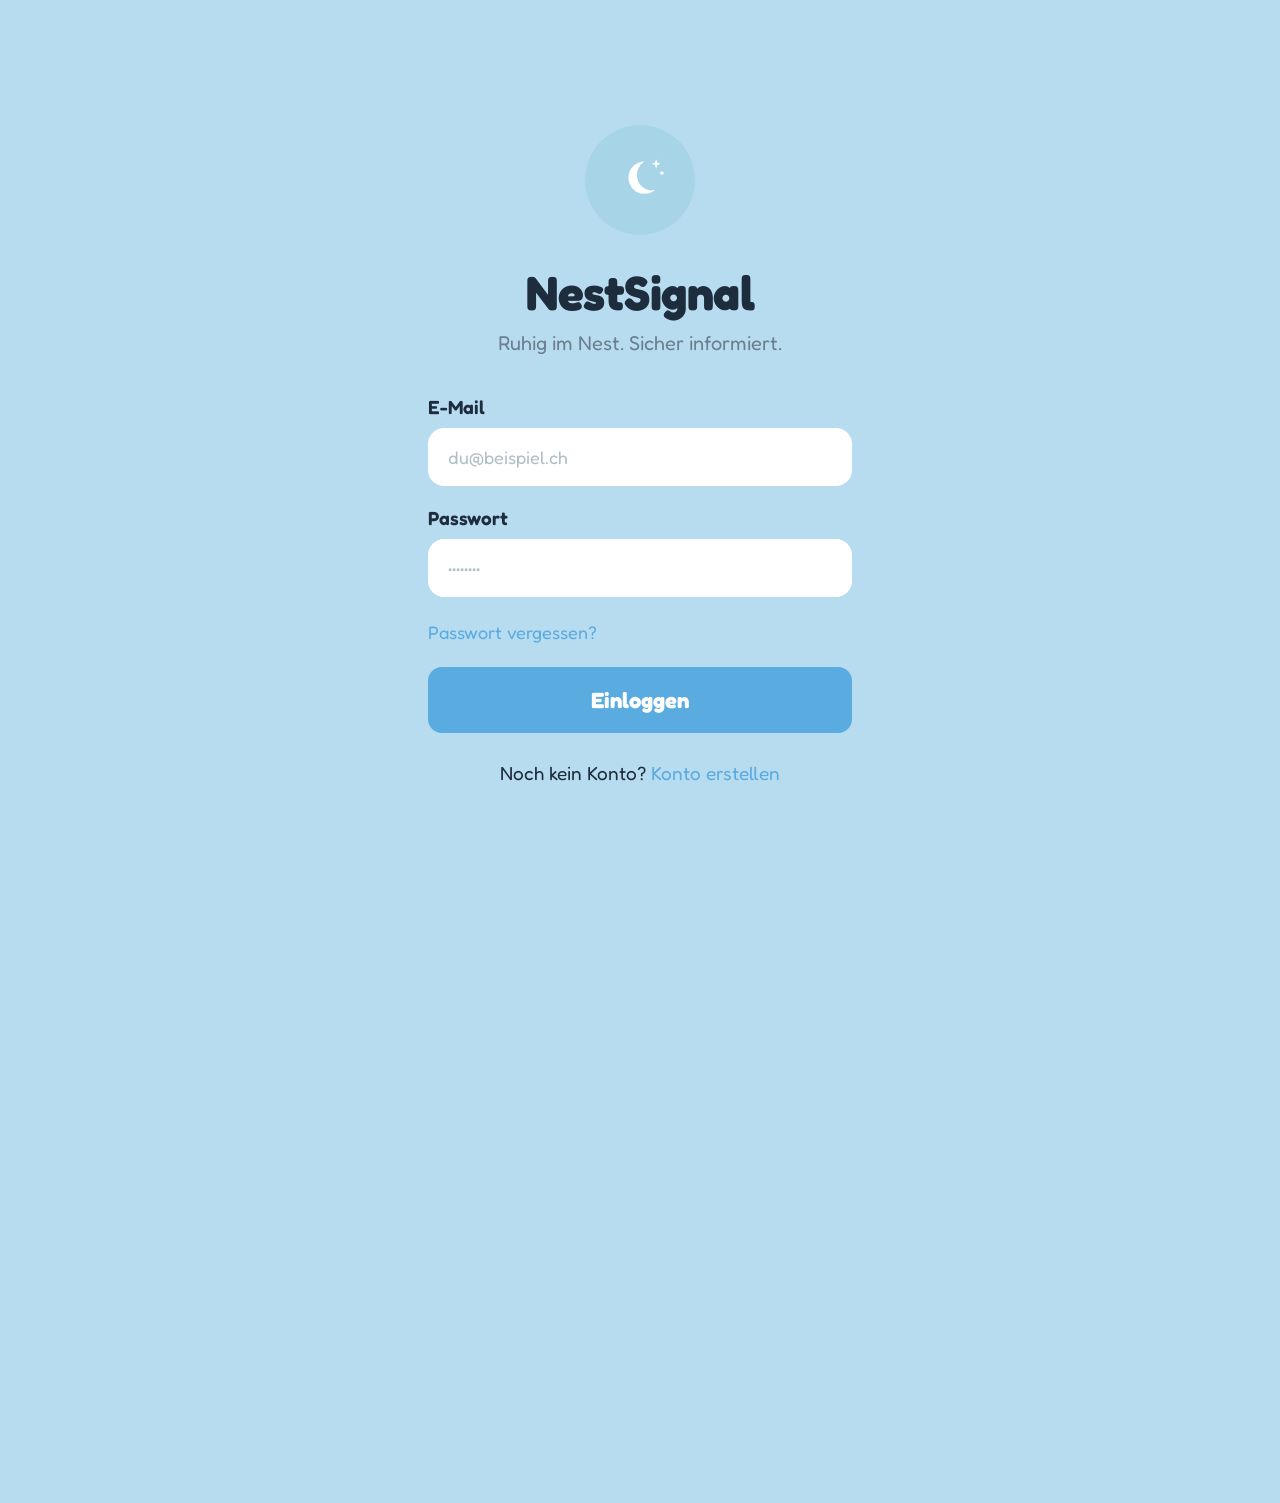
<file: settings.html>
<!DOCTYPE html>
<html lang="de">
  <head>
    <meta charset="UTF-8" />
    <meta name="viewport" content="width=device-width, initial-scale=1.0" />
    <title>NestSignal – Einstellungen</title>
    <link rel="stylesheet" href="css/style.css" />
  </head>
  <body class="dashboard-page einstellungen-page">

    <div class="dashboard">

      <!-- Header -->
      <div class="page-header">
        <h1 class="page-title">Einstellungen</h1>
        <p class="page-sub">Passe Benachrichtigungen und Konto an.</p>
      </div>

      <!-- Benachrichtigungen -->
      <div class="settings-card card-ruhefenster">
        <h3 class="settings-title">Benachrichtigungen einstellen</h3>
        <p class="settings-desc">Lege fest, in welchem Zeitraum keine Push-Benachrichtigungen versendet werden.</p>

        <div class="toggle-row">
          <span>Ruhefenster aktivieren</span>
          <label class="toggle">
            <input type="checkbox" id="notificationsEnabled" checked>
            <span class="toggle-slider"></span>
          </label>
        </div>

        <p class="time-field-label">Von</p>
        <div class="time-input-wrap">
          <svg class="time-clock-icon" width="18" height="18" viewBox="0 0 24 24" fill="none">
            <circle cx="12" cy="12" r="10" stroke="currentColor" stroke-width="2"/>
            <polyline points="12 6 12 12 16 14" stroke="currentColor" stroke-width="2" stroke-linecap="round" stroke-linejoin="round"/>
          </svg>
          <input type="time" class="time-input" id="quietFrom">
        </div>

        <p class="time-field-label">Bis</p>
        <div class="time-input-wrap">
          <svg class="time-clock-icon" width="18" height="18" viewBox="0 0 24 24" fill="none">
            <circle cx="12" cy="12" r="10" stroke="currentColor" stroke-width="2"/>
            <polyline points="12 6 12 12 16 14" stroke="currentColor" stroke-width="2" stroke-linecap="round" stroke-linejoin="round"/>
          </svg>
          <input type="time" class="time-input" id="quietUntil">
        </div>

        <p class="settings-note">Wachereignisse werden in dieser Zeit gespeichert, aber nicht als Push-Benachrichtigung verschickt.</p>

        <button class="btn-save" id="saveBtn">Speichern</button>
        <p class="save-feedback" id="saveFeedback"></p>

        <button class="testalarm-btn" onclick="window.location.href='alarm.html?test=true'">
          <svg width="18" height="18" viewBox="0 0 24 24" fill="none">
            <path d="M18 8A6 6 0 0 0 6 8c0 7-3 9-3 9h18s-3-2-3-9" stroke="currentColor" stroke-width="2" stroke-linecap="round" stroke-linejoin="round"/>
            <path d="M13.73 21a2 2 0 0 1-3.46 0" stroke="currentColor" stroke-width="2" stroke-linecap="round" stroke-linejoin="round"/>
          </svg>
          Testalarm senden
        </button>
      </div>

      <!-- Rechte Spalte: Familie + Konto -->
      <div class="settings-right-col">

      <!-- Familie (nur für Admins sichtbar) -->
      <div class="settings-card card-familie" id="familyCard" style="display:none;">
        <h3 class="settings-title">Familie <span id="familyNameDisplay"></span></h3>
        <p class="settings-desc">Lade Familienmitglieder ein, damit sie ebenfalls Zugriff auf NestSignal haben.</p>

        <div class="field-group" style="margin-bottom: 0;">
          <label for="inviteEmail">E-Mail-Adresse</label>
          <input
            type="email"
            id="inviteEmail"
            placeholder="familienmitglied@beispiel.ch"
          />
        </div>

        <p class="invite-feedback" id="inviteFeedback"></p>

        <button class="btn-save" id="inviteBtn">Einladung senden</button>
      </div>

      <!-- Konto -->
      <div class="settings-card card-konto">
        <h3 class="settings-title">Konto</h3>
        <button class="settings-item" id="editNameBtn">
          <svg width="20" height="20" viewBox="0 0 24 24" fill="none">
            <path d="M11 4H4a2 2 0 0 0-2 2v14a2 2 0 0 0 2 2h14a2 2 0 0 0 2-2v-7" stroke="currentColor" stroke-width="2" stroke-linecap="round" stroke-linejoin="round"/>
            <path d="M18.5 2.5a2.121 2.121 0 0 1 3 3L12 15l-4 1 1-4 9.5-9.5z" stroke="currentColor" stroke-width="2" stroke-linecap="round" stroke-linejoin="round"/>
          </svg>
          Profilname bearbeiten
        </button>
        <button class="settings-item danger" id="logoutBtn">
          <svg width="20" height="20" viewBox="0 0 24 24" fill="none">
            <path d="M9 21H5a2 2 0 0 1-2-2V5a2 2 0 0 1 2-2h4" stroke="currentColor" stroke-width="2" stroke-linecap="round" stroke-linejoin="round"/>
            <polyline points="16 17 21 12 16 7" stroke="currentColor" stroke-width="2" stroke-linecap="round" stroke-linejoin="round"/>
            <line x1="21" y1="12" x2="9" y2="12" stroke="currentColor" stroke-width="2" stroke-linecap="round" stroke-linejoin="round"/>
          </svg>
          Abmelden
        </button>
      </div>

      </div><!-- /.settings-right-col -->

    </div>

    <!-- Bottom Navigation -->
    <nav class="bottom-nav">
      <div class="nav-item" onclick="window.location.href='protected.html'">
        <svg width="24" height="24" viewBox="0 0 24 24" fill="none">
          <path d="M3 9l9-7 9 7v11a2 2 0 0 1-2 2H5a2 2 0 0 1-2-2z" stroke="currentColor" stroke-width="2" stroke-linecap="round" stroke-linejoin="round"/>
          <polyline points="9 22 9 12 15 12 15 22" stroke="currentColor" stroke-width="2" stroke-linecap="round" stroke-linejoin="round"/>
        </svg>
        <span>Status</span>
      </div>
      <div class="nav-item" onclick="window.location.href='wachzeiten.html'">
        <svg width="24" height="24" viewBox="0 0 24 24" fill="none">
          <circle cx="12" cy="12" r="10" stroke="currentColor" stroke-width="2"/>
          <polyline points="12 6 12 12 16 14" stroke="currentColor" stroke-width="2" stroke-linecap="round" stroke-linejoin="round"/>
        </svg>
        <span>Wachzeiten</span>
      </div>
      <div class="nav-item" onclick="window.location.href='sensoren.html'">
        <svg width="24" height="24" viewBox="0 0 24 24" fill="none">
          <path d="M5 12.55a11 11 0 0 1 14.08 0" stroke="currentColor" stroke-width="2" stroke-linecap="round"/>
          <path d="M1.42 9a16 16 0 0 1 21.16 0" stroke="currentColor" stroke-width="2" stroke-linecap="round"/>
          <path d="M8.53 16.11a6 6 0 0 1 6.95 0" stroke="currentColor" stroke-width="2" stroke-linecap="round"/>
          <circle cx="12" cy="20" r="1" fill="currentColor"/>
        </svg>
        <span>Sensoren</span>
      </div>
      <div class="nav-item active">
        <svg width="24" height="24" viewBox="0 0 24 24" fill="none">
          <circle cx="12" cy="12" r="3" stroke="currentColor" stroke-width="2"/>
          <path d="M19.4 15a1.65 1.65 0 0 0 .33 1.82l.06.06a2 2 0 0 1-2.83 2.83l-.06-.06a1.65 1.65 0 0 0-1.82-.33 1.65 1.65 0 0 0-1 1.51V21a2 2 0 0 1-4 0v-.09A1.65 1.65 0 0 0 9 19.4a1.65 1.65 0 0 0-1.82.33l-.06.06a2 2 0 0 1-2.83-2.83l.06-.06A1.65 1.65 0 0 0 4.68 15a1.65 1.65 0 0 0-1.51-1H3a2 2 0 0 1 0-4h.09A1.65 1.65 0 0 0 4.6 9a1.65 1.65 0 0 0-.33-1.82l-.06-.06a2 2 0 0 1 2.83-2.83l.06.06A1.65 1.65 0 0 0 9 4.68a1.65 1.65 0 0 0 1-1.51V3a2 2 0 0 1 4 0v.09a1.65 1.65 0 0 0 1 1.51 1.65 1.65 0 0 0 1.82-.33l.06-.06a2 2 0 0 1 2.83 2.83l-.06.06A1.65 1.65 0 0 0 19.4 9a1.65 1.65 0 0 0 1.51 1H21a2 2 0 0 1 0 4h-.09a1.65 1.65 0 0 0-1.51 1z" stroke="currentColor" stroke-width="2"/>
        </svg>
        <span>Einstellungen</span>
      </div>
    </nav>

    <!-- Modal: Profilname bearbeiten -->
    <div class="modal-overlay" id="nameModal">
      <div class="modal-card">
        <h3 class="modal-title">Profilname bearbeiten</h3>
        <p class="modal-desc">Wie sollen wir dich nennen?</p>
        <input
          type="text"
          id="nameInput"
          class="modal-input"
          placeholder="Dein Vorname"
          maxlength="50"
        />
        <p class="modal-feedback" id="nameFeedback"></p>
        <div class="modal-actions">
          <button class="modal-btn-cancel" id="nameCancelBtn">Abbrechen</button>
          <button class="modal-btn-save" id="nameSaveBtn">Speichern</button>
        </div>
      </div>
    </div>

    <script src="js/protected.js"></script>
    <script src="js/settings.js"></script>
  </body>
</html>
</file>
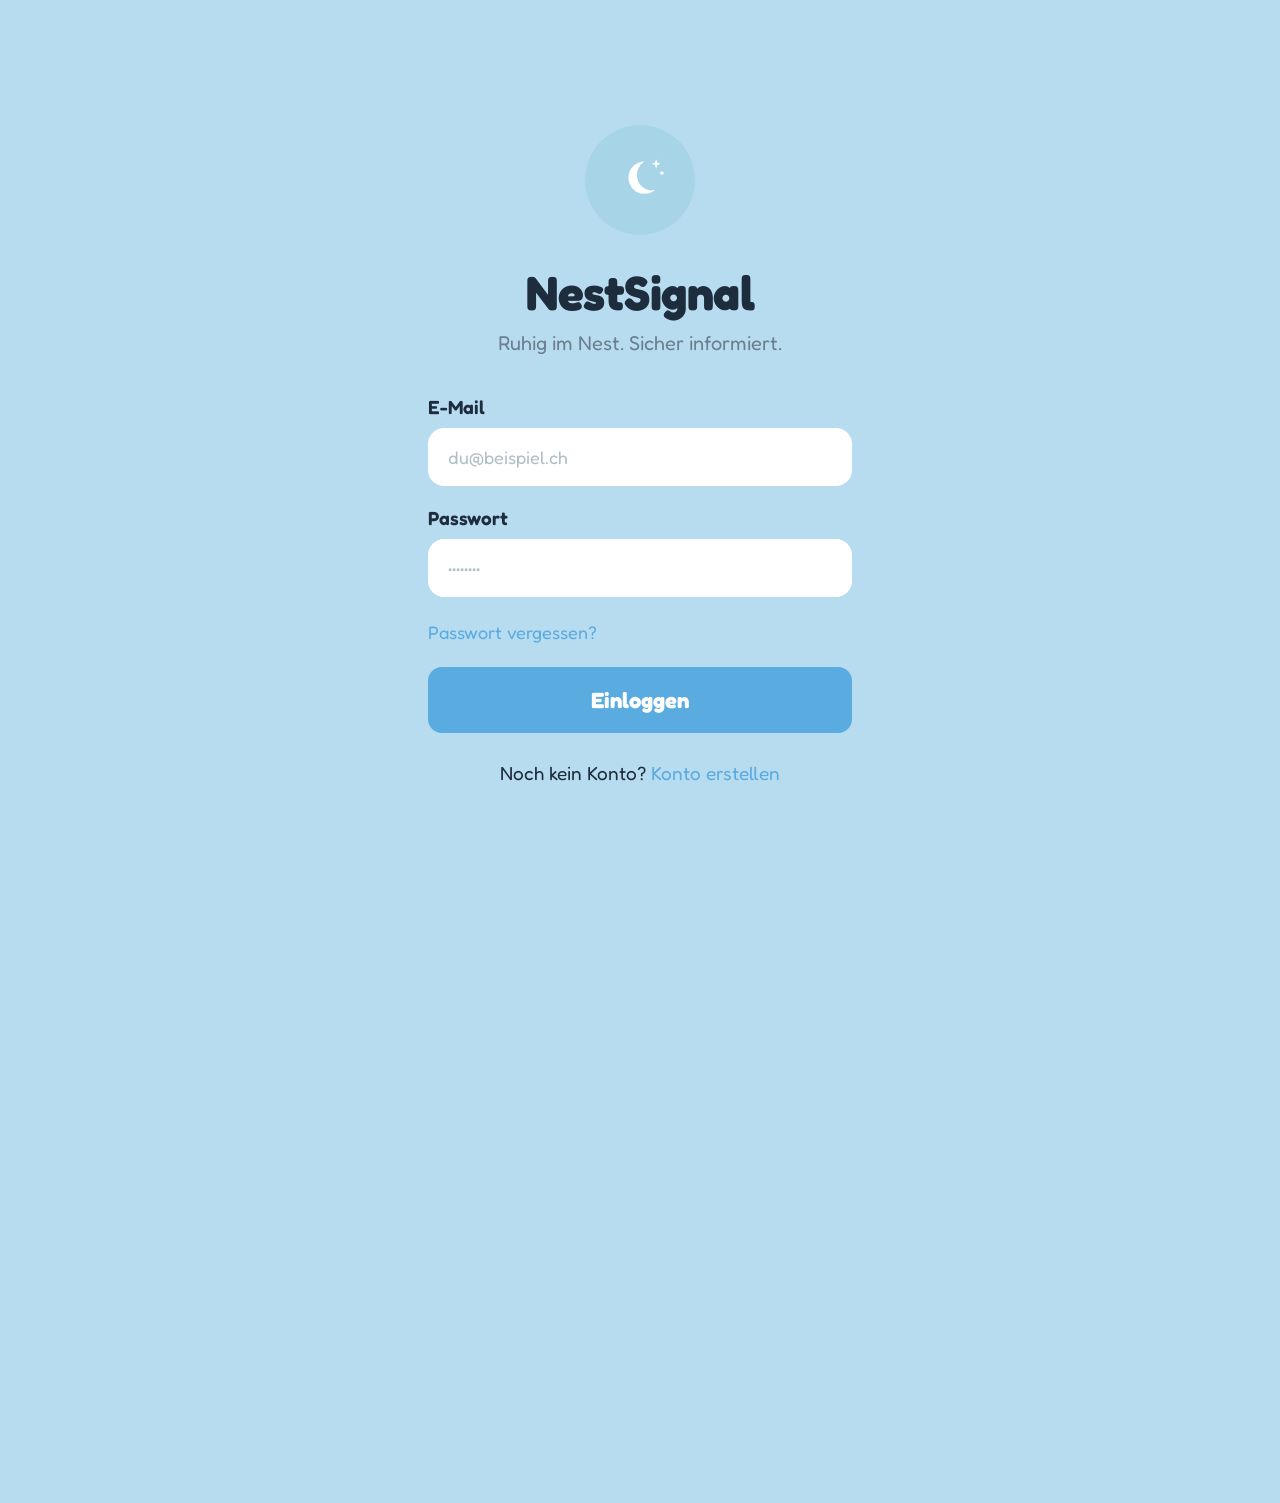
<file: wachzeiten.html>
<!DOCTYPE html>
<html lang="de">
  <head>
    <meta charset="UTF-8" />
    <meta name="viewport" content="width=device-width, initial-scale=1.0" />
    <title>NestSignal – Wachzeiten</title>
    <link rel="stylesheet" href="css/style.css" />
  </head>
  <body class="dashboard-page wachzeiten-page">

    <div class="dashboard">

      <!-- Header -->
      <div class="page-header">
        <h1 class="page-title">Wachzeiten</h1>
        <p class="page-sub">Erkannte Wachereignisse der letzten Tage</p>
      </div>

      <!-- Weekly Card -->
      <div class="weekly-card">
        <p class="weekly-label">Diese Woche</p>
        <p class="weekly-sublabel">Erste Wachzeit pro Tag</p>
        <div class="week-grid">
          <!-- wird per JS befüllt -->
        </div>
      </div>

      <!-- Stats -->
      <div class="stat-grid">
        <div class="stat-card">
          <p class="stat-value">–</p>
          <p class="stat-label">Ø erste Wachzeit</p>
        </div>
        <div class="stat-card">
          <p class="stat-value">–</p>
          <p class="stat-label">Häufigster Auslöser</p>
        </div>
      </div>

      <!-- Event-Cards werden per JS eingefügt -->

    </div>

    <!-- Bottom Navigation -->
    <nav class="bottom-nav">
      <div class="nav-item" onclick="window.location.href='protected.html'">
        <svg width="24" height="24" viewBox="0 0 24 24" fill="none">
          <path d="M3 9l9-7 9 7v11a2 2 0 0 1-2 2H5a2 2 0 0 1-2-2z" stroke="currentColor" stroke-width="2" stroke-linecap="round" stroke-linejoin="round"/>
          <polyline points="9 22 9 12 15 12 15 22" stroke="currentColor" stroke-width="2" stroke-linecap="round" stroke-linejoin="round"/>
        </svg>
        <span>Status</span>
      </div>
      <div class="nav-item active">
        <svg width="24" height="24" viewBox="0 0 24 24" fill="none">
          <circle cx="12" cy="12" r="10" stroke="currentColor" stroke-width="2"/>
          <polyline points="12 6 12 12 16 14" stroke="currentColor" stroke-width="2" stroke-linecap="round" stroke-linejoin="round"/>
        </svg>
        <span>Wachzeiten</span>
      </div>
      <div class="nav-item" onclick="window.location.href='sensoren.html'">
        <svg width="24" height="24" viewBox="0 0 24 24" fill="none">
          <path d="M5 12.55a11 11 0 0 1 14.08 0" stroke="currentColor" stroke-width="2" stroke-linecap="round"/>
          <path d="M1.42 9a16 16 0 0 1 21.16 0" stroke="currentColor" stroke-width="2" stroke-linecap="round"/>
          <path d="M8.53 16.11a6 6 0 0 1 6.95 0" stroke="currentColor" stroke-width="2" stroke-linecap="round"/>
          <circle cx="12" cy="20" r="1" fill="currentColor"/>
        </svg>
        <span>Sensoren</span>
      </div>
      <div class="nav-item" onclick="window.location.href='settings.html'">
        <svg width="24" height="24" viewBox="0 0 24 24" fill="none">
          <circle cx="12" cy="12" r="3" stroke="currentColor" stroke-width="2"/>
          <path d="M19.4 15a1.65 1.65 0 0 0 .33 1.82l.06.06a2 2 0 0 1-2.83 2.83l-.06-.06a1.65 1.65 0 0 0-1.82-.33 1.65 1.65 0 0 0-1 1.51V21a2 2 0 0 1-4 0v-.09A1.65 1.65 0 0 0 9 19.4a1.65 1.65 0 0 0-1.82.33l-.06.06a2 2 0 0 1-2.83-2.83l.06-.06A1.65 1.65 0 0 0 4.68 15a1.65 1.65 0 0 0-1.51-1H3a2 2 0 0 1 0-4h.09A1.65 1.65 0 0 0 4.6 9a1.65 1.65 0 0 0-.33-1.82l-.06-.06a2 2 0 0 1 2.83-2.83l.06.06A1.65 1.65 0 0 0 9 4.68a1.65 1.65 0 0 0 1-1.51V3a2 2 0 0 1 4 0v.09a1.65 1.65 0 0 0 1 1.51 1.65 1.65 0 0 0 1.82-.33l.06-.06a2 2 0 0 1 2.83 2.83l-.06.06A1.65 1.65 0 0 0 19.4 9a1.65 1.65 0 0 0 1.51 1H21a2 2 0 0 1 0 4h-.09a1.65 1.65 0 0 0-1.51 1z" stroke="currentColor" stroke-width="2"/>
        </svg>
        <span>Einstellungen</span>
      </div>
    </nav>

    <script src="js/protected.js"></script>
    <script src="js/wachzeiten.js"></script>
  </body>
</html>
</file>
<file: css/style.css>
@import url('https://fonts.googleapis.com/css2?family=Fredoka:wght@400;500;600;700&display=swap');

*, *::before, *::after {
  box-sizing: border-box;
  margin: 0;
  padding: 0;
}

body {
  min-height: 100vh;
  background-color: #b8dcef;
  display: flex;
  align-items: center;
  justify-content: center;
  font-family: 'Fredoka', sans-serif;
  padding: 40px 16px;
}

/* ── Card ── */
.card {
  width: 100%;
  max-width: 520px;
  padding: 56px 48px 48px;
  display: flex;
  flex-direction: column;
  align-items: center;
}

/* ── Logo ── */
.logo-circle {
  width: 110px;
  height: 110px;
  border-radius: 50%;
  background-color: #a8d4e8;
  display: flex;
  align-items: center;
  justify-content: center;
  margin-bottom: 28px;
}

.logo-circle svg {
  width: 60px;
  height: 60px;
}

/* ── Title & tagline ── */
.app-name {
  font-size: 48px;
  font-weight: 700;
  color: #1e2d3d;
  letter-spacing: -0.5px;
  margin-bottom: 10px;
}

.tagline {
  font-size: 20px;
  color: #6b7f8e;
  margin-bottom: 40px;
}

/* ── Form ── */
form {
  width: 100%;
}

.field-group {
  width: 100%;
  margin-bottom: 20px;
}

.field-group label {
  display: block;
  font-size: 19px;
  font-weight: 600;
  color: #1e2d3d;
  margin-bottom: 10px;
}

.field-group input {
  width: 100%;
  padding: 18px 20px;
  border-radius: 16px;
  border: none;
  background-color: #ffffff;
  font-size: 18px;
  font-family: 'Fredoka', sans-serif;
  color: #1e2d3d;
  outline: none;
  appearance: none;
}

.field-group input::placeholder {
  color: #b0bec5;
}

/* ── Forgot password link ── */
.forgot-link {
  display: inline-block;
  margin-top: 4px;
  margin-bottom: 24px;
  font-size: 18px;
  color: #5aabe0;
  text-decoration: none;
}

/* ── Buttons ── */
.btn-login,
.btn-register {
  width: 100%;
  padding: 20px;
  border: none;
  border-radius: 14px;
  background-color: #5aabe0;
  color: #ffffff;
  font-size: 22px;
  font-weight: 700;
  font-family: 'Fredoka', sans-serif;
  cursor: pointer;
  margin-bottom: 28px;
}

.btn-login:hover,
.btn-register:hover {
  background-color: #4a9bd0;
}

.btn-register {
  margin-top: 4px;
}

/* ── Save button ── */
.btn-save {
  width: 100%;
  padding: 16px;
  margin-top: 18px;
  border: none;
  border-radius: 14px;
  background-color: #5aabe0;
  color: #ffffff;
  font-size: 18px;
  font-weight: 700;
  font-family: 'Fredoka', sans-serif;
  cursor: pointer;
}

.btn-save:hover { background-color: #4a9bd0; }

.btn-save:disabled {
  background-color: #a8d4e8;
  cursor: not-allowed;
}

.save-feedback {
  text-align: center;
  font-size: 15px;
  margin-top: 10px;
  min-height: 20px;
}

/* ── Bottom link ── */
.bottom-link {
  font-size: 19px;
  color: #1e2d3d;
  text-align: center;
}

.bottom-link a {
  color: #5aabe0;
  text-decoration: none;
}


/* ═══════════════════════════════════════
   Dashboard
   ═══════════════════════════════════════ */

body.dashboard-page {
  align-items: flex-start;
  padding: 0;
}

.dashboard {
  width: 100%;
  padding: 36px 20px 110px;
}

/* ── Greeting ── */
.greeting {
  font-size: 28px;
  font-weight: 700;
  color: #1e2d3d;
  margin-bottom: 6px;
}

.greeting-sub {
  font-size: 17px;
  color: #6b7f8e;
  margin-bottom: 24px;
}

/* ── Hero card ── */
.hero-card {
  border-radius: 20px;
  overflow: hidden;
  margin-bottom: 16px;
  box-shadow: 0 2px 12px rgba(0, 0, 0, 0.07);
}

.hero-sky {
  position: relative;
  background: linear-gradient(180deg, #6eb8ea 0%, #9dd3f2 65%, #c8e8f7 100%);
  padding: 36px 24px 28px;
  display: flex;
  flex-direction: column;
  align-items: center;
  overflow: hidden;
}

.hero-sky::before {
  content: '';
  position: absolute;
  top: 16px;
  left: -10px;
  width: 160px;
  height: 60px;
  background: rgba(255, 255, 255, 0.55);
  border-radius: 40px;
  filter: blur(10px);
}

.hero-sky::after {
  content: '';
  position: absolute;
  top: 28px;
  right: 10px;
  width: 120px;
  height: 50px;
  background: rgba(255, 255, 255, 0.45);
  border-radius: 30px;
  filter: blur(8px);
}

.hero-bird {
  width: 114px;
  height: 114px;
  border-radius: 50%;
  background: rgba(255, 255, 255, 0.88);
  display: flex;
  align-items: center;
  justify-content: center;
  font-size: 58px;
  position: relative;
  z-index: 1;
  box-shadow: 0 4px 16px rgba(0, 0, 0, 0.1);
  overflow: hidden;
}

.hero-bird img {
  width: 100%;
  height: 100%;
  object-fit: cover;
}

.hero-bottom {
  background: #ffffff;
  text-align: center;
  padding: 22px 24px 26px;
}

.hero-title {
  font-size: 24px;
  font-weight: 700;
  color: #1e2d3d;
  margin-bottom: 6px;
}

.hero-sub {
  font-size: 15px;
  color: #6b7f8e;
}

/* ── Action grid ── */
.action-grid {
  display: grid;
  grid-template-columns: repeat(3, 1fr);
  gap: 12px;
  margin-bottom: 16px;
}

.action-card {
  background: #ffffff;
  border-radius: 16px;
  padding: 20px 10px;
  display: flex;
  flex-direction: column;
  align-items: center;
  gap: 10px;
  cursor: pointer;
  box-shadow: 0 1px 6px rgba(0, 0, 0, 0.05);
}

.action-label {
  font-size: 13px;
  color: #1e2d3d;
  text-align: center;
  line-height: 1.3;
}

/* ── Info & sensor cards ── */
.info-card,
.sensor-card {
  background: #ffffff;
  border-radius: 20px;
  padding: 22px 20px;
  margin-bottom: 16px;
  box-shadow: 0 1px 6px rgba(0, 0, 0, 0.05);
}

.card-title {
  font-size: 18px;
  font-weight: 700;
  color: #1e2d3d;
  margin-bottom: 14px;
}

.info-row {
  display: flex;
  justify-content: space-between;
  align-items: center;
  padding: 13px 0;
  border-bottom: 1px solid #eef3f7;
  font-size: 16px;
}

.info-row:last-child {
  border-bottom: none;
  padding-bottom: 0;
}

.info-label { color: #6b7f8e; }
.info-value  { color: #1e2d3d; font-weight: 500; }

/* ── Sensor items ── */
.sensor-item {
  background: #e8f4fb;
  border-radius: 14px;
  padding: 16px;
  margin-bottom: 10px;
}

.sensor-item:last-child { margin-bottom: 0; }

.sensor-name {
  font-size: 17px;
  font-weight: 600;
  color: #1e2d3d;
  margin-bottom: 4px;
}

.sensor-desc {
  font-size: 14px;
  color: #6b7f8e;
  margin-bottom: 12px;
}

.sensor-badge {
  display: inline-block;
  background: #7dcfa0;
  color: #ffffff;
  font-size: 14px;
  font-weight: 600;
  font-family: 'Fredoka', sans-serif;
  padding: 6px 18px;
  border-radius: 20px;
  border: none;
}

/* ── Logout button ── */
.logout-btn {
  width: 100%;
  padding: 16px;
  border: none;
  border-radius: 14px;
  background: rgba(255, 255, 255, 0.7);
  color: #9bb0be;
  font-size: 17px;
  font-family: 'Fredoka', sans-serif;
  cursor: pointer;
  margin-top: 4px;
}

.logout-btn:hover {
  background: rgba(255, 255, 255, 0.95);
  color: #6b7f8e;
}

/* ── Bottom navigation ── */
.bottom-nav {
  position: fixed;
  bottom: 0;
  left: 0;
  right: 0;
  background: #ffffff;
  display: flex;
  justify-content: space-around;
  padding: 12px 0 24px;
  box-shadow: 0 -2px 16px rgba(0, 0, 0, 0.07);
  z-index: 100;
}

.nav-item {
  display: flex;
  flex-direction: column;
  align-items: center;
  gap: 4px;
  font-size: 12px;
  color: #9bb0be;
  cursor: pointer;
}

.nav-item.active {
  color: #5aabe0;
}

@media (min-width: 768px) {
  .dashboard {
    padding: 48px 48px 110px;
    display: grid;
    grid-template-columns: 1fr 1fr;
    column-gap: 24px;
    row-gap: 16px;
  }

  .greeting-section {
    grid-column: 1 / -1;
    grid-row: 1;
  }

  .hero-card {
    grid-column: 1;
    grid-row: 2;
    margin-bottom: 0;
  }

  .info-card {
    grid-column: 2;
    grid-row: 2;
    margin-bottom: 0;
  }

  .action-grid {
    grid-column: 1;
    grid-row: 3;
    margin-bottom: 0;
    display: flex;
    flex-direction: column;
    gap: 12px;
  }

  .action-card {
    flex-direction: row;
    justify-content: flex-start;
    padding: 20px 24px;
    gap: 20px;
  }

  .action-label {
    text-align: left;
    font-size: 16px;
  }

  .sensor-card {
    grid-column: 2;
    grid-row: 3;
    margin-bottom: 0;
  }

  .logout-btn {
    grid-column: 1 / -1;
    grid-row: 4;
  }
}

/* ═══════════════════════════════════════
   Wachzeiten Page
   ═══════════════════════════════════════ */

.page-header {
  margin-bottom: 20px;
}

.page-title {
  font-size: 32px;
  font-weight: 700;
  color: #1e2d3d;
  margin-bottom: 4px;
}

.page-sub {
  font-size: 16px;
  color: #6b7f8e;
}

/* ── Weekly card ── */
.weekly-card {
  background: #ffffff;
  border-radius: 20px;
  padding: 20px;
  margin-bottom: 16px;
  box-shadow: 0 1px 6px rgba(0, 0, 0, 0.05);
}

.weekly-label {
  font-size: 17px;
  font-weight: 600;
  color: #1e2d3d;
  margin-bottom: 2px;
}

.weekly-sublabel {
  font-size: 13px;
  color: #6b7f8e;
  margin-bottom: 16px;
}

.week-grid {
  display: grid;
  grid-template-columns: repeat(7, 1fr);
  text-align: center;
}

.week-day {
  display: flex;
  flex-direction: column;
  align-items: center;
  gap: 6px;
}

.week-time {
  font-size: 16px;
  font-weight: 700;
  color: #1e2d3d;
}

.week-name {
  font-size: 13px;
  color: #6b7f8e;
}

/* ── Stat grid ── */
.stat-grid {
  display: grid;
  grid-template-columns: 1fr 1fr;
  gap: 12px;
  margin-bottom: 16px;
}

.stat-card {
  background: #ffffff;
  border-radius: 20px;
  padding: 22px 16px;
  text-align: center;
  box-shadow: 0 1px 6px rgba(0, 0, 0, 0.05);
}

.stat-value {
  font-size: 26px;
  font-weight: 700;
  color: #1e2d3d;
  margin-bottom: 4px;
}

.stat-label {
  font-size: 13px;
  color: #6b7f8e;
}

/* ── Event cards ── */
.event-card {
  background: #ffffff;
  border-radius: 20px;
  padding: 18px 16px;
  margin-bottom: 12px;
  display: flex;
  align-items: flex-start;
  gap: 14px;
  box-shadow: 0 1px 6px rgba(0, 0, 0, 0.05);
}

.event-icon {
  width: 46px;
  height: 46px;
  border-radius: 50%;
  background: #f08080;
  display: flex;
  align-items: center;
  justify-content: center;
  flex-shrink: 0;
}

.event-body {
  flex: 1;
  min-width: 0;
}

.event-title {
  font-size: 16px;
  font-weight: 600;
  color: #1e2d3d;
  margin-bottom: 2px;
}

.event-cause {
  font-size: 14px;
  color: #6b7f8e;
  margin-bottom: 8px;
}

.event-badge {
  display: inline-flex;
  align-items: center;
  gap: 5px;
  font-size: 13px;
  font-weight: 600;
  font-family: 'Fredoka', sans-serif;
  padding: 5px 12px;
  border-radius: 20px;
}

.event-badge.green {
  background: #7dcfa0;
  color: #ffffff;
}

.event-badge.blue {
  background: #d4edf8;
  color: #4a8fb0;
}

.event-time {
  text-align: right;
  flex-shrink: 0;
}

.event-clock {
  display: block;
  font-size: 16px;
  font-weight: 600;
  color: #1e2d3d;
}

.event-date {
  display: block;
  font-size: 13px;
  color: #6b7f8e;
}

@media (min-width: 768px) {
  body.wachzeiten-page .dashboard,
  body.sensoren-page .dashboard {
    display: block;
  }

  body.einstellungen-page .dashboard {
  display: grid;
  grid-template-columns: 1fr 1fr;
  column-gap: 24px;
  row-gap: 16px;
  align-items: start;
}

  body.einstellungen-page .page-header {
    grid-column: 1 / -1;
  }

  body.einstellungen-page .card-ruhefenster {
  grid-column: 1;
  grid-row: 2;
  margin-bottom: 0;
  align-self: stretch;
}

body.einstellungen-page .settings-right-col {
  grid-column: 2;
  grid-row: 2;
  display: flex;
  flex-direction: column;
  gap: 16px;
  align-self: stretch;
}

body.einstellungen-page .settings-right-col .settings-card {
  margin-bottom: 0;
}

body.einstellungen-page .settings-right-col .card-konto {
  flex: 1;
}
}

.card-familie .field-group input {
  background-color: #e8f4fb;
}

.card-familie .field-group input::placeholder {
  color: #5aabe0;
}

/* ═══════════════════════════════════════
   Sensoren Page
   ═══════════════════════════════════════ */

.sensor-pair {
  display: grid;
  grid-template-columns: 1fr 1fr;
  gap: 16px;
  margin-bottom: 16px;
}

.sensor-pair .sensor-detail-card {
  margin-bottom: 0;
}

.sensor-detail-card {
  background: #ffffff;
  border-radius: 20px;
  padding: 20px;
  margin-bottom: 16px;
  box-shadow: 0 1px 6px rgba(0, 0, 0, 0.05);
}

.sensor-header {
  display: flex;
  align-items: flex-start;
  gap: 14px;
}

.sensor-icon-circle {
  width: 50px;
  height: 50px;
  border-radius: 50%;
  display: flex;
  align-items: center;
  justify-content: center;
  flex-shrink: 0;
}

.sensor-icon-circle.bewegung { background: #a8d4e8; }
.sensor-icon-circle.laerm   { background: #f5c842; }

.sensor-info-block { flex: 1; }

.sensor-detail-name {
  font-size: 18px;
  font-weight: 700;
  color: #1e2d3d;
  margin-bottom: 4px;
}

.sensor-detail-desc {
  font-size: 14px;
  color: #6b7f8e;
  margin-bottom: 10px;
}

.sensor-divider {
  height: 1px;
  background: #eef3f7;
  margin: 16px 0 0;
}

.sensor-row {
  display: flex;
  justify-content: space-between;
  align-items: center;
  padding: 13px 0;
  border-bottom: 1px solid #eef3f7;
  font-size: 15px;
  color: #6b7f8e;
}

.sensor-row-value {
  display: flex;
  align-items: center;
  gap: 6px;
  color: #1e2d3d;
  font-weight: 500;
}

.sensor-test-btn {
  width: 100%;
  padding: 16px;
  margin-top: 14px;
  border: none;
  border-radius: 14px;
  background: #e8f4fb;
  color: #5aabe0;
  font-size: 17px;
  font-weight: 700;
  font-family: 'Fredoka', sans-serif;
  cursor: pointer;
}

.sensor-test-btn:hover { background: #d4edf8; }

/* ── Ereignislogik ── */
.ereignis-card {
  background: #ffffff;
  border-radius: 20px;
  padding: 22px 20px;
  margin-bottom: 16px;
  box-shadow: 0 1px 6px rgba(0, 0, 0, 0.05);
}

.ereignis-title {
  font-size: 18px;
  font-weight: 700;
  color: #1e2d3d;
  margin-bottom: 10px;
}

.ereignis-desc {
  font-size: 14px;
  color: #6b7f8e;
  line-height: 1.5;
  margin-bottom: 20px;
}

.ereignis-flow {
  display: flex;
  align-items: center;
  justify-content: center;
  gap: 10px;
  margin-bottom: 16px;
}

.flow-bubble {
  background: #d4edf8;
  color: #5aabe0;
  border-radius: 50px;
  padding: 10px 18px;
  font-size: 15px;
  font-weight: 600;
}

.flow-arrow {
  color: #9bb0be;
  font-size: 18px;
}

.ereignis-example {
  background: #e8f4fb;
  border-radius: 12px;
  padding: 12px 16px;
  font-size: 14px;
  color: #6b7f8e;
  text-align: center;
}

.example-label {
  color: #5aabe0;
  font-weight: 700;
}

/* ── Add sensor button ── */
.add-sensor-btn {
  background: #ffffff;
  border-radius: 20px;
  padding: 22px;
  text-align: center;
  font-size: 17px;
  font-weight: 600;
  color: #1e2d3d;
  cursor: pointer;
  box-shadow: 0 1px 6px rgba(0, 0, 0, 0.05);
  margin-bottom: 16px;
}

.add-sensor-btn:hover { background: #f5f9fc; }

/* ═══════════════════════════════════════
   Alarm Page
   ═══════════════════════════════════════ */

.alarm-wrapper {
  display: flex;
  flex-direction: column;
  align-items: center;
  text-align: center;
  width: 100%;
  max-width: 480px;
}

.alarm-bird-img {
  width: 220px;
  height: auto;
  margin-bottom: 28px;
}

.alarm-title {
  font-size: 38px;
  font-weight: 700;
  color: #1e2d3d;
  margin-bottom: 10px;
}

.alarm-subtitle {
  font-size: 18px;
  color: #6b7f8e;
  margin-bottom: 28px;
}

.alarm-time {
  font-size: 56px;
  font-weight: 700;
  color: #1e2d3d;
  margin-bottom: 8px;
  letter-spacing: -1px;
}

.alarm-meta {
  font-size: 15px;
  color: #6b7f8e;
  margin-bottom: 36px;
}

.alarm-btn-primary {
  width: 100%;
  padding: 20px;
  border: none;
  border-radius: 16px;
  background: #f4a090;
  color: #ffffff;
  font-size: 20px;
  font-weight: 700;
  font-family: 'Fredoka', sans-serif;
  cursor: pointer;
  display: flex;
  align-items: center;
  justify-content: center;
  gap: 10px;
  margin-bottom: 14px;
}

.alarm-btn-primary:hover { background: #f09080; }

.alarm-btn-secondary {
  width: 100%;
  padding: 20px;
  border: none;
  border-radius: 16px;
  background: rgba(255, 255, 255, 0.7);
  color: #6b7f8e;
  font-size: 20px;
  font-weight: 600;
  font-family: 'Fredoka', sans-serif;
  cursor: pointer;
  display: flex;
  align-items: center;
  justify-content: center;
  gap: 10px;
  margin-bottom: 32px;
}

.alarm-btn-secondary:hover { background: rgba(255, 255, 255, 0.95); }

.alarm-note {
  font-size: 14px;
  color: #9bb0be;
  line-height: 1.5;
}

/* ═══════════════════════════════════════
   Einstellungen Page
   ═══════════════════════════════════════ */

.settings-card {
  background: #ffffff;
  border-radius: 20px;
  padding: 22px 20px;
  margin-bottom: 16px;
  box-shadow: 0 1px 6px rgba(0, 0, 0, 0.05);
}

.settings-title {
  font-size: 18px;
  font-weight: 700;
  color: #1e2d3d;
  margin-bottom: 6px;
}

.settings-desc {
  font-size: 14px;
  color: #6b7f8e;
  line-height: 1.4;
  margin-bottom: 18px;
}

/* ── Toggle switch ── */
.toggle-row {
  display: flex;
  justify-content: space-between;
  align-items: center;
  margin-bottom: 18px;
  font-size: 15px;
  color: #1e2d3d;
  font-weight: 500;
}

.toggle {
  position: relative;
  display: inline-block;
  width: 50px;
  height: 28px;
  flex-shrink: 0;
}

.toggle input {
  opacity: 0;
  width: 0;
  height: 0;
}

.toggle-slider {
  position: absolute;
  cursor: pointer;
  top: 0; left: 0; right: 0; bottom: 0;
  background: #b0bec5;
  border-radius: 14px;
  transition: background 0.3s;
}

.toggle-slider::before {
  content: '';
  position: absolute;
  width: 22px;
  height: 22px;
  left: 3px;
  bottom: 3px;
  background: white;
  border-radius: 50%;
  box-shadow: 0 1px 4px rgba(0, 0, 0, 0.2);
  transition: transform 0.3s;
}

.toggle input:checked + .toggle-slider { background: #5aabe0; }
.toggle input:checked + .toggle-slider::before { transform: translateX(22px); }

/* ── Time fields ── */
.time-field-label {
  font-size: 14px;
  color: #6b7f8e;
  margin-bottom: 8px;
}

.time-input-wrap {
  position: relative;
  margin-bottom: 16px;
}

.time-clock-icon {
  position: absolute;
  left: 16px;
  top: 50%;
  transform: translateY(-50%);
  color: #5aabe0;
  pointer-events: none;
}

.time-input {
  width: 100%;
  padding: 16px 16px 16px 46px;
  border-radius: 14px;
  border: none;
  background: #e8f4fb;
  font-size: 16px;
  font-family: 'Fredoka', sans-serif;
  color: #5aabe0;
  outline: none;
}

/* ── Zeitfelder ausgrauen wenn Toggle aus ── */
.time-fields-disabled .time-input {
  opacity: 0.4;
  pointer-events: none;
}

.time-fields-disabled .time-field-label {
  opacity: 0.4;
}

.time-fields-disabled .time-clock-icon {
  opacity: 0.4;
}

.settings-note {
  font-size: 13px;
  color: #9bb0be;
  line-height: 1.4;
  margin-top: 4px;
}

/* ── Save button ── */
.btn-save {
  width: 100%;
  padding: 16px;
  margin-top: 18px;
  border: none;
  border-radius: 14px;
  background-color: #5aabe0;
  color: #ffffff;
  font-size: 18px;
  font-weight: 700;
  font-family: 'Fredoka', sans-serif;
  cursor: pointer;
}

.btn-save:hover { background-color: #4a9bd0; }

.btn-save:disabled {
  background-color: #a8d4e8;
  cursor: not-allowed;
}

.save-feedback {
  text-align: center;
  font-size: 15px;
  margin-top: 4px;
  min-height: 12px;
}

/* ── Sensorlogik rows ── */
.settings-rows { margin-bottom: 0; }

.settings-row {
  display: flex;
  justify-content: space-between;
  align-items: center;
  padding: 14px 0;
  border-bottom: 1px solid #eef3f7;
  font-size: 15px;
}

.settings-rows .settings-row:last-child { border-bottom: none; }
.settings-row-label { color: #6b7f8e; }
.settings-row-value { color: #1e2d3d; font-weight: 500; }

/* ── Testalarm button ── */
.testalarm-btn {
  width: 100%;
  padding: 16px;
  margin-top: 8px;
  border: none;
  border-radius: 14px;
  background: #e8f4fb;
  color: #5aabe0;
  font-size: 17px;
  font-weight: 700;
  font-family: 'Fredoka', sans-serif;
  cursor: pointer;
  display: flex;
  align-items: center;
  justify-content: center;
  gap: 8px;
}

.testalarm-btn:hover { background: #d4edf8; }

/* ── Settings list items ── */
.settings-item {
  width: 100%;
  display: flex;
  align-items: center;
  gap: 12px;
  padding: 16px;
  border-radius: 14px;
  background: #e8f4fb;
  border: none;
  font-size: 16px;
  font-weight: 600;
  font-family: 'Fredoka', sans-serif;
  color: #1e2d3d;
  cursor: pointer;
  margin-bottom: 10px;
  text-align: left;
}

.settings-item:last-child { margin-bottom: 0; }
.settings-item:hover { background: #d4edf8; }

.settings-item.danger {
  background: #f4a090;
  color: #ffffff;
}

.settings-item.danger:hover { background: #f09080; }

/* ═══════════════════════════════════════
   Modal
   ═══════════════════════════════════════ */

.modal-overlay {
  display: none;
  position: fixed;
  inset: 0;
  background: rgba(30, 45, 61, 0.4);
  backdrop-filter: blur(4px);
  z-index: 200;
  align-items: center;
  justify-content: center;
  padding: 24px;
}

.modal-overlay.visible {
  display: flex;
}

.modal-card {
  background: #ffffff;
  border-radius: 24px;
  padding: 28px 24px;
  width: 100%;
  max-width: 380px;
  box-shadow: 0 8px 32px rgba(0, 0, 0, 0.15);
}

.modal-title {
  font-size: 20px;
  font-weight: 700;
  color: #1e2d3d;
  margin-bottom: 6px;
}

.modal-desc {
  font-size: 14px;
  color: #6b7f8e;
  margin-bottom: 18px;
}

.modal-input {
  width: 100%;
  padding: 16px;
  border-radius: 14px;
  border: none;
  background: #e8f4fb;
  font-size: 17px;
  font-family: 'Fredoka', sans-serif;
  color: #1e2d3d;
  outline: none;
  margin-bottom: 8px;
}

.modal-input:focus {
  box-shadow: 0 0 0 3px rgba(90, 171, 224, 0.25);
}

.modal-feedback {
  font-size: 13px;
  min-height: 18px;
  margin-bottom: 18px;
}

.modal-actions {
  display: flex;
  gap: 10px;
}

.modal-btn-cancel {
  flex: 1;
  padding: 14px;
  border: none;
  border-radius: 14px;
  background: #e8f4fb;
  color: #6b7f8e;
  font-size: 16px;
  font-weight: 600;
  font-family: 'Fredoka', sans-serif;
  cursor: pointer;
}

.modal-btn-cancel:hover { background: #d4edf8; }

.modal-btn-save {
  flex: 1;
  padding: 14px;
  border: none;
  border-radius: 14px;
  background: #5aabe0;
  color: #ffffff;
  font-size: 16px;
  font-weight: 700;
  font-family: 'Fredoka', sans-serif;
  cursor: pointer;
}

.modal-btn-save:hover { background: #4a9bd0; }
.modal-btn-save:disabled { background: #a8d4e8; cursor: not-allowed; }

/* ═══════════════════════════════════════
   Connect Device Page
   ═══════════════════════════════════════ */

.connect-steps {
  width: 100%;
  display: flex;
  flex-direction: column;
  gap: 12px;
  margin-bottom: 28px;
}

.connect-step {
  display: flex;
  align-items: center;
  gap: 14px;
  background: #ffffff;
  border-radius: 14px;
  padding: 14px 16px;
}

.step-number {
  width: 32px;
  height: 32px;
  border-radius: 50%;
  background: #5aabe0;
  color: #ffffff;
  font-size: 16px;
  font-weight: 700;
  display: flex;
  align-items: center;
  justify-content: center;
  flex-shrink: 0;
}

.step-text {
  font-size: 15px;
  color: #1e2d3d;
  line-height: 1.3;
}

/* Error message (shared) */
.error-msg {
  display: none;
  background: #fde8e4;
  border: 1px solid #f5b8aa;
  color: #b94a3a;
  border-radius: 10px;
  padding: 10px 14px;
  font-size: 14px;
  margin-bottom: 12px;
  width: 100%;
}

/* Skip button */
.btn-skip {
  width: 100%;
  padding: 16px;
  border: none;
  border-radius: 14px;
  background: transparent;
  color: #9bb0be;
  font-size: 17px;
  font-family: 'Fredoka', sans-serif;
  cursor: pointer;
  margin-top: 8px;
}

.btn-skip:hover {
  color: #6b7f8e;
}

.invite-feedback {
  font-size: 14px;
  min-height: 18px;
  margin-top: 8px;
  margin-bottom: 4px;
}


/* ── Sensoren Mobile Fix ── */
@media (max-width: 600px) {
  .sensor-pair {
    grid-template-columns: 1fr;
  }
}

/* ── Sensoren Page Body Fix ── */
body.sensoren-page {
  align-items: flex-start;
  padding: 0;
}
</file>
